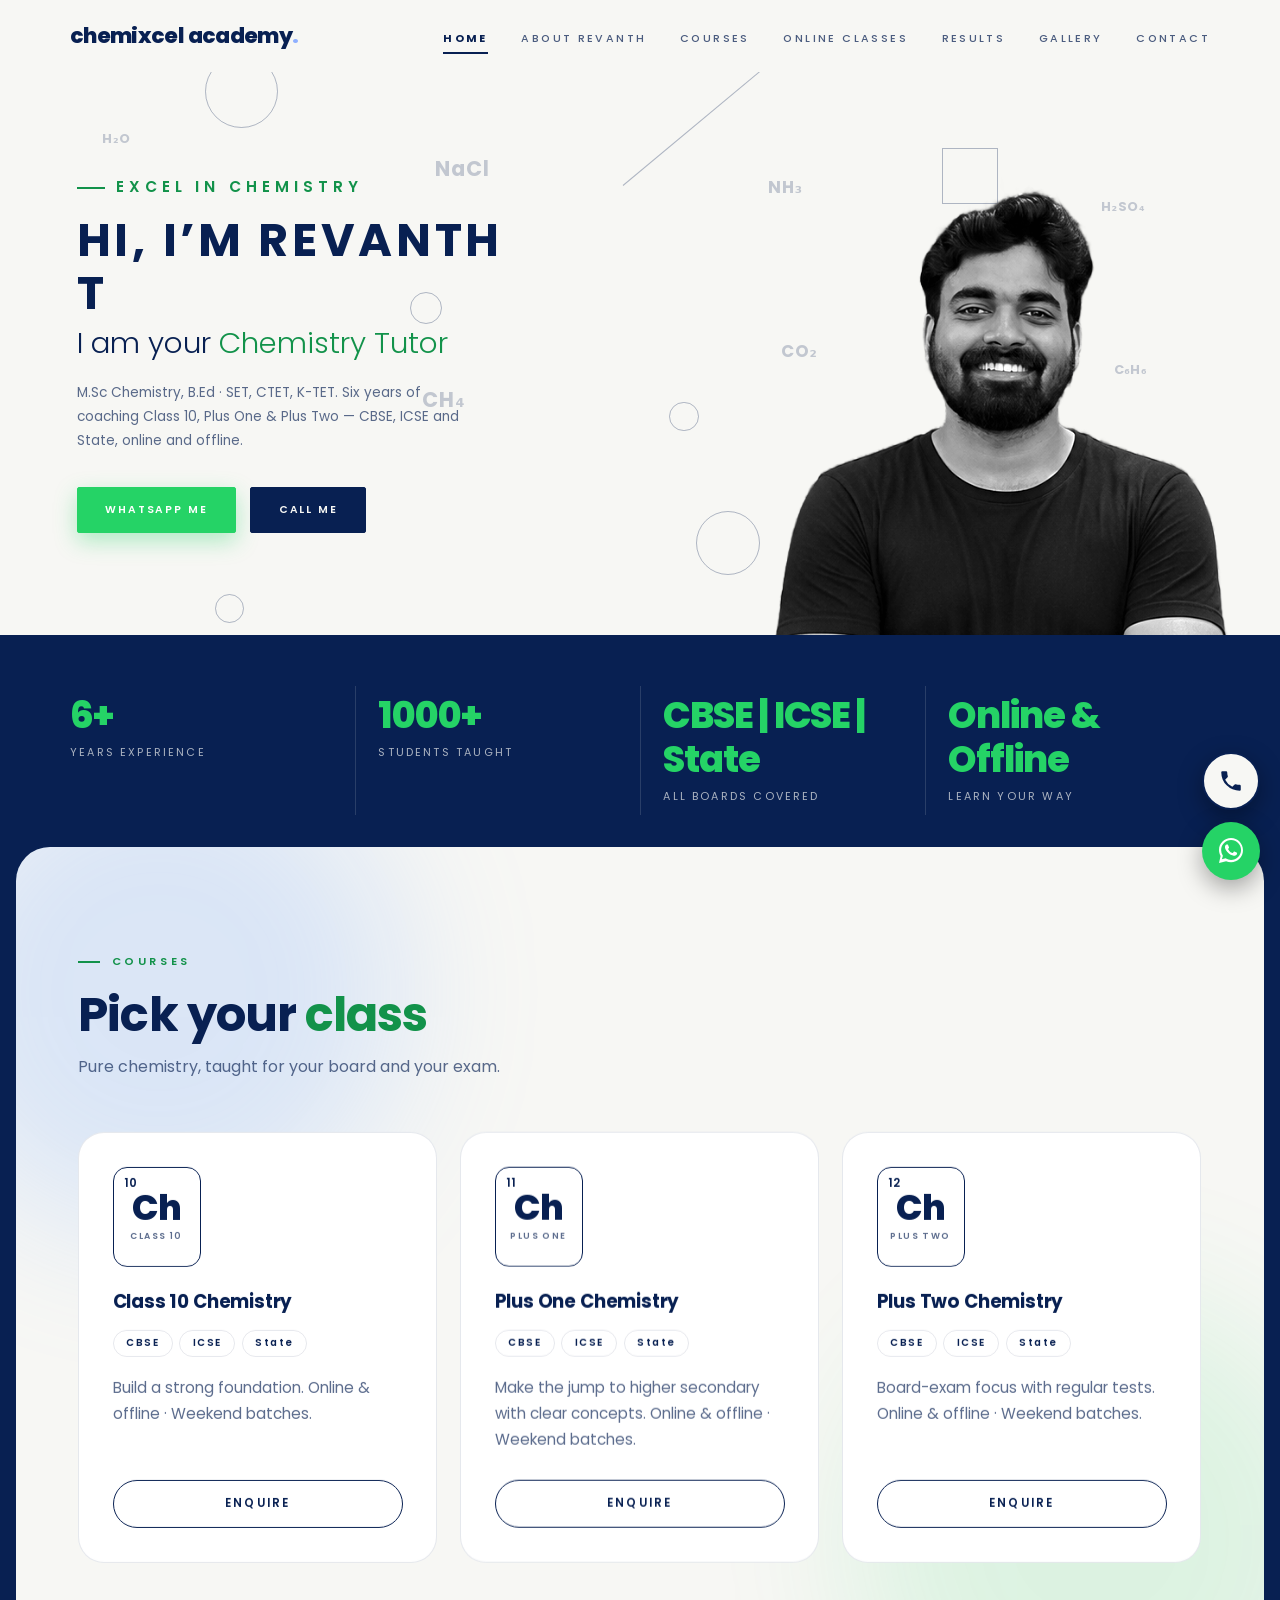
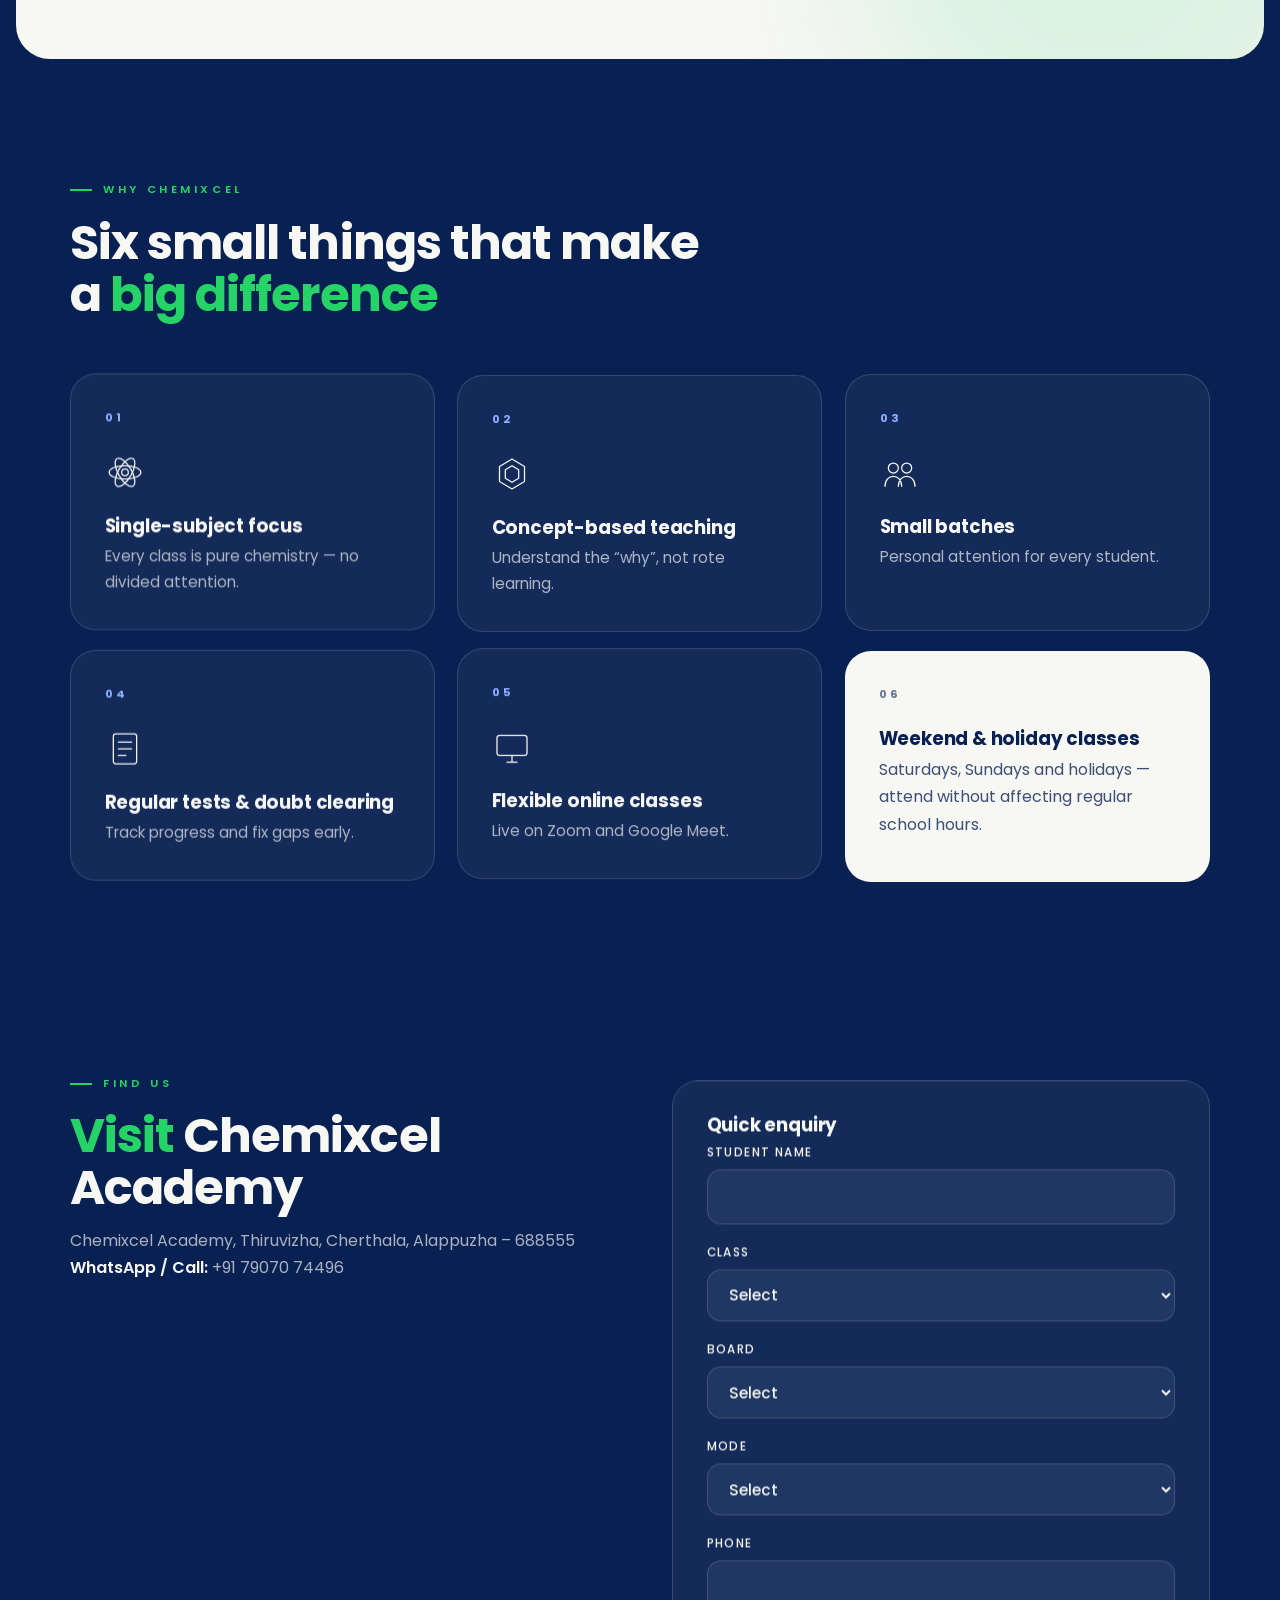
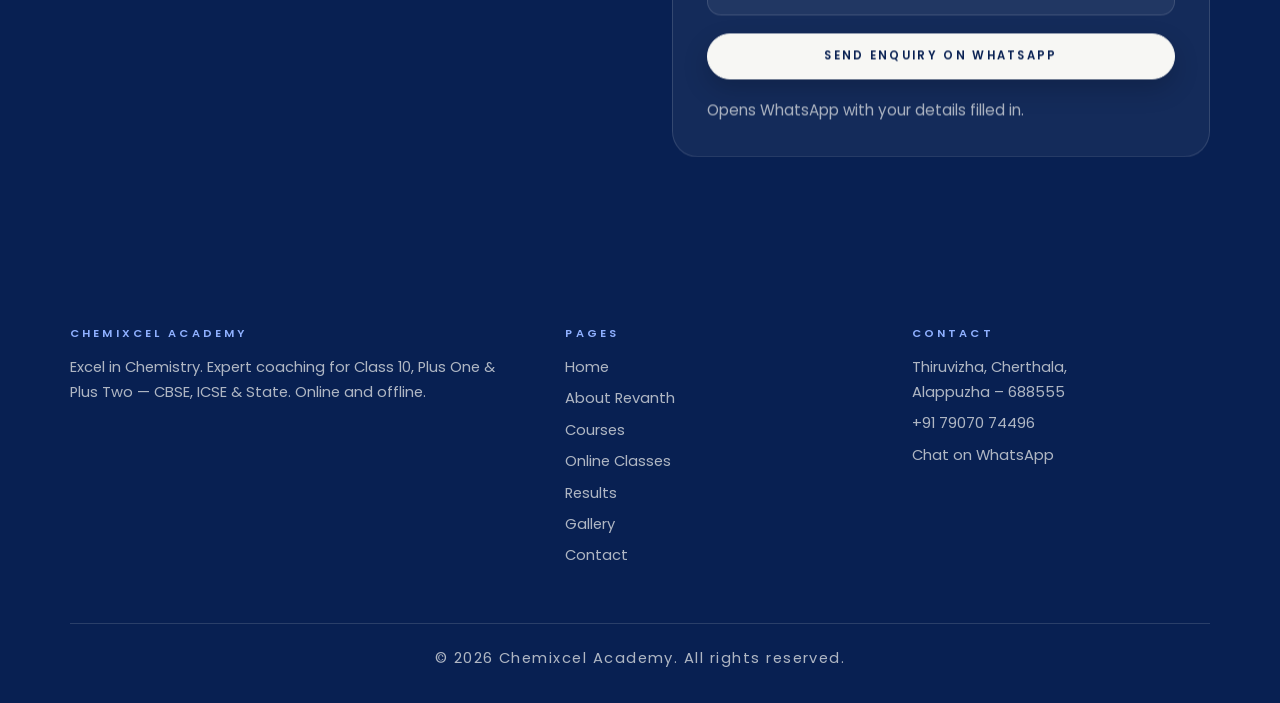
<file: index.html>
<!DOCTYPE html>
<html lang="en">
<head>
<meta charset="UTF-8">
<meta name="viewport" content="width=device-width, initial-scale=1">
<title>Chemixcel Academy — Excel in Chemistry | Class 10, Plus One &amp; Plus Two, Cherthala</title>
<meta name="description" content="Expert chemistry coaching for Class 10, Plus One and Plus Two (CBSE, ICSE, State) in Cherthala, Alappuzha — online and offline. Book a free demo class.">
<link rel="stylesheet" href="css/style.css">
</head>
<body class="home">

<section class="hero">
  <span class="deco d-c1" aria-hidden="true"></span>
  <span class="deco d-line" aria-hidden="true"></span>
  <span class="deco d-sq" aria-hidden="true"></span>
  <span class="deco d-c2" aria-hidden="true"></span>
  <span class="deco d-c3" aria-hidden="true"></span>
  <span class="deco d-c4" aria-hidden="true"></span>
  <span class="deco d-c5" aria-hidden="true"></span>
  <div class="hero-grid">
    <div class="hero-copy">
      <p class="tagline-plain">Excel in Chemistry</p>
      <h1>Hi, I&rsquo;m Revanth T</h1>
      <h2 class="hero-sub">I am your <span class="gtxt">Chemistry Tutor</span></h2>
      <p class="lead">M.Sc Chemistry, B.Ed &middot; SET, CTET, K-TET. Six years of coaching Class 10, Plus One &amp; Plus Two &mdash; CBSE, ICSE and State, online and offline.</p>
      <div class="btn-row">
        <a class="btn btn-sq btn-primary" id="hero-wa" href="https://wa.me/917907074496?text=Hello%20Chemixcel%20Academy%2C%20I%20would%20like%20to%20enquire%20about%20chemistry%20classes." target="_blank" rel="noopener">WhatsApp me</a>
        <a class="btn btn-sq btn-call" href="tel:+917907074496">Call me</a>
      </div>
    </div>
  </div>
  <div class="hero-photo"><img src="img/revanth-cutout.png" alt="Revanth T, chemistry tutor at Chemixcel Academy"></div>
</section>

<div class="stats"><div class="container"><ul>
  <li><strong>6+</strong><span>Years Experience</span></li>
  <li><strong>1000+</strong><span>Students Taught</span></li>
  <li><strong>CBSE | ICSE | State</strong><span>All boards covered</span></li>
  <li><strong>Online &amp; Offline</strong><span>Learn your way</span></li>
</ul></div></div>

<section class="alt" id="courses">
  <div class="container">
    <div class="section-head"><p class="eyebrow">Courses</p><h2 data-green="2">Pick your class</h2><p>Pure chemistry, taught for your board and your exam.</p></div>
    <div class="grid g3">
      <article class="card course">
        <div class="element"><span class="num">10</span><span class="sym">Ch</span><span class="nm">Class 10</span></div>
        <h3>Class 10 Chemistry</h3>
        <div class="tags"><span class="tag">CBSE</span><span class="tag">ICSE</span><span class="tag">State</span></div>
        <p>Build a strong foundation. Online &amp; offline · Weekend batches.</p><br>
        <a class="btn btn-outline" href="contact.html?class=Class%2010#demo">Enquire</a>
      </article>
      <article class="card course">
        <div class="element"><span class="num">11</span><span class="sym">Ch</span><span class="nm">Plus One</span></div>
        <h3>Plus One Chemistry</h3>
        <div class="tags"><span class="tag">CBSE</span><span class="tag">ICSE</span><span class="tag">State</span></div>
        <p>Make the jump to higher secondary with clear concepts. Online &amp; offline · Weekend batches.</p><br>
        <a class="btn btn-outline" href="contact.html?class=Plus%20One#demo">Enquire</a>
      </article>
      <article class="card course">
        <div class="element"><span class="num">12</span><span class="sym">Ch</span><span class="nm">Plus Two</span></div>
        <h3>Plus Two Chemistry</h3>
        <div class="tags"><span class="tag">CBSE</span><span class="tag">ICSE</span><span class="tag">State</span></div>
        <p>Board-exam focus with regular tests. Online &amp; offline · Weekend batches.</p><br>
        <a class="btn btn-outline" href="contact.html?class=Plus%20Two#demo">Enquire</a>
      </article>
    </div>
  </div>
</section>

<section>
  <div class="container">
    <div class="section-head"><p class="eyebrow">Why Chemixcel</p><h2 data-green="6,7">Six small things that make a big difference</h2></div>
    <div class="grid g3">
      <div class="card feature"><span class="no">01</span><svg class="icon" viewBox="0 0 48 48"><circle cx="24" cy="24" r="4"/><ellipse cx="24" cy="24" rx="19" ry="8"/><ellipse cx="24" cy="24" rx="19" ry="8" transform="rotate(60 24 24)"/><ellipse cx="24" cy="24" rx="19" ry="8" transform="rotate(120 24 24)"/></svg><h3>Single-subject focus</h3><p>Every class is pure chemistry — no divided attention.</p></div>
      <div class="card feature"><span class="no">02</span><svg class="icon" viewBox="0 0 48 48"><path d="M24 6l15 9v18l-15 9-15-9V15z"/><path d="M24 14l8 5v10l-8 5-8-5V19z"/></svg><h3>Concept-based teaching</h3><p>Understand the “why”, not rote learning.</p></div>
      <div class="card feature"><span class="no">03</span><svg class="icon" viewBox="0 0 48 48"><circle cx="16" cy="18" r="6"/><circle cx="32" cy="18" r="6"/><path d="M6 40c0-8 5-12 10-12s10 4 10 12M22 40c0-8 5-12 10-12s10 4 10 12"/></svg><h3>Small batches</h3><p>Personal attention for every student.</p></div>
      <div class="card feature"><span class="no">04</span><svg class="icon" viewBox="0 0 48 48"><rect x="10" y="6" width="28" height="36" rx="3"/><path d="M16 16h16M16 24h16M16 32h9"/></svg><h3>Regular tests &amp; doubt clearing</h3><p>Track progress and fix gaps early.</p></div>
      <div class="card feature"><span class="no">05</span><svg class="icon" viewBox="0 0 48 48"><rect x="6" y="10" width="36" height="24" rx="3"/><path d="M18 42h12M24 34v8"/></svg><h3>Flexible online classes</h3><p>Live on Zoom and Google Meet.</p></div>
      <div class="highlight feature"><span class="no">06</span><h3>Weekend &amp; holiday classes</h3><p>Saturdays, Sundays and holidays — attend without affecting regular school hours.</p></div>
    </div>
  </div>
</section>

<section>
  <div class="container two-col" style="align-items:start">
    <div>
      <p class="eyebrow">Find us</p>
      <h2><span class="gtxt">Visit</span> Chemixcel Academy</h2>
      <p>Chemixcel Academy, Thiruvizha, Cherthala, Alappuzha – 688555</p>
      <p><strong>WhatsApp / Call:</strong> <a href="tel:+917907074496">+91 79070 74496</a></p><br>
      <iframe class="map" title="Map of Thiruvizha, Cherthala" loading="lazy" src="https://www.google.com/maps?q=Thiruvizha%2C+Cherthala%2C+Alappuzha+688555&amp;output=embed"></iframe>
    </div>
    <div class="card">
      <h3>Quick enquiry</h3>
      <form class="enquiry">
        <label>Student name<input name="name" required></label>
        <label>Class<select name="cls" required><option value="">Select</option><option>Class 10</option><option>Plus One</option><option>Plus Two</option></select></label>
        <label>Board<select name="board" required><option value="">Select</option><option>CBSE</option><option>ICSE</option><option>State</option></select></label>
        <label>Mode<select name="mode" required><option value="">Select</option><option>Online</option><option>Offline</option></select></label>
        <label>Phone<input name="phone" type="tel" required pattern="[0-9+ ]{10,15}"></label>
        <button class="btn btn-primary" type="submit">Send enquiry on WhatsApp</button>
        <p class="form-note">Opens WhatsApp with your details filled in.</p>
      </form>
    </div>
  </div>
</section>

<script src="js/main.js"></script>
</body>
</html>
</file>
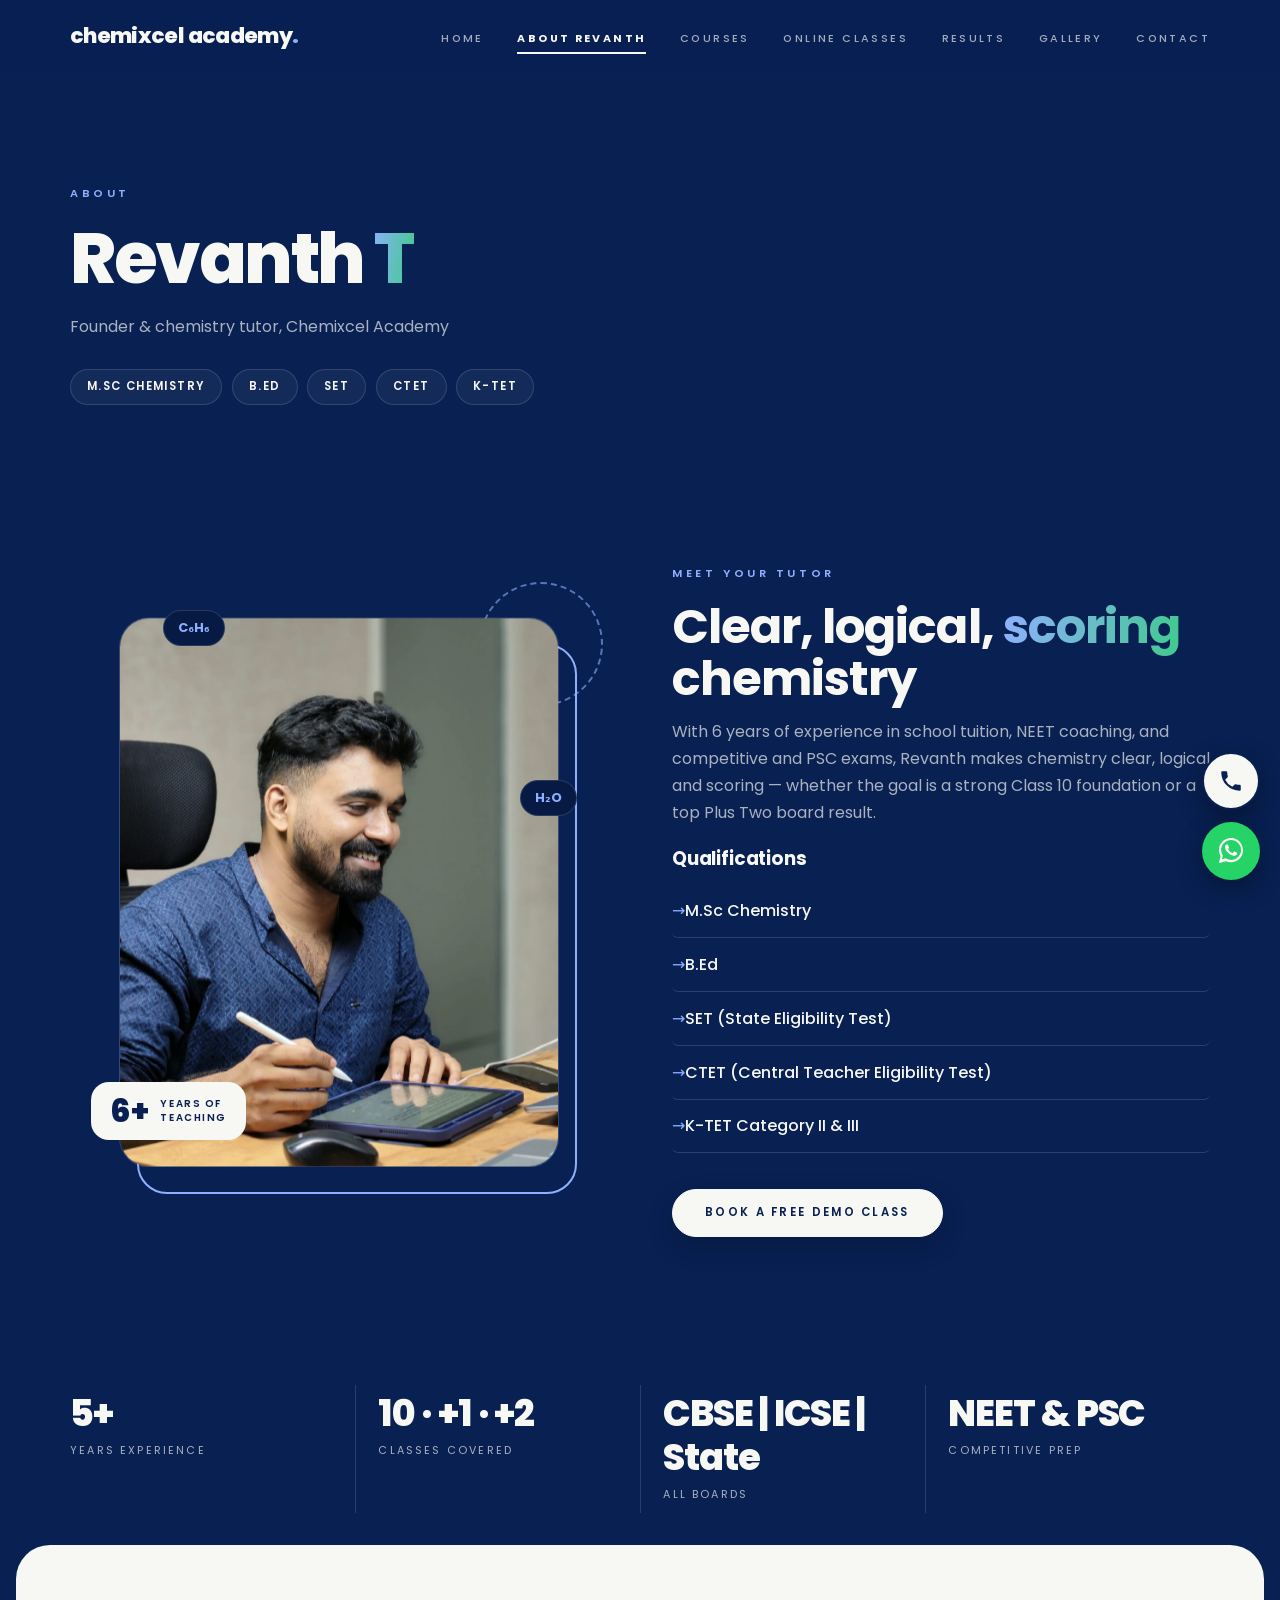
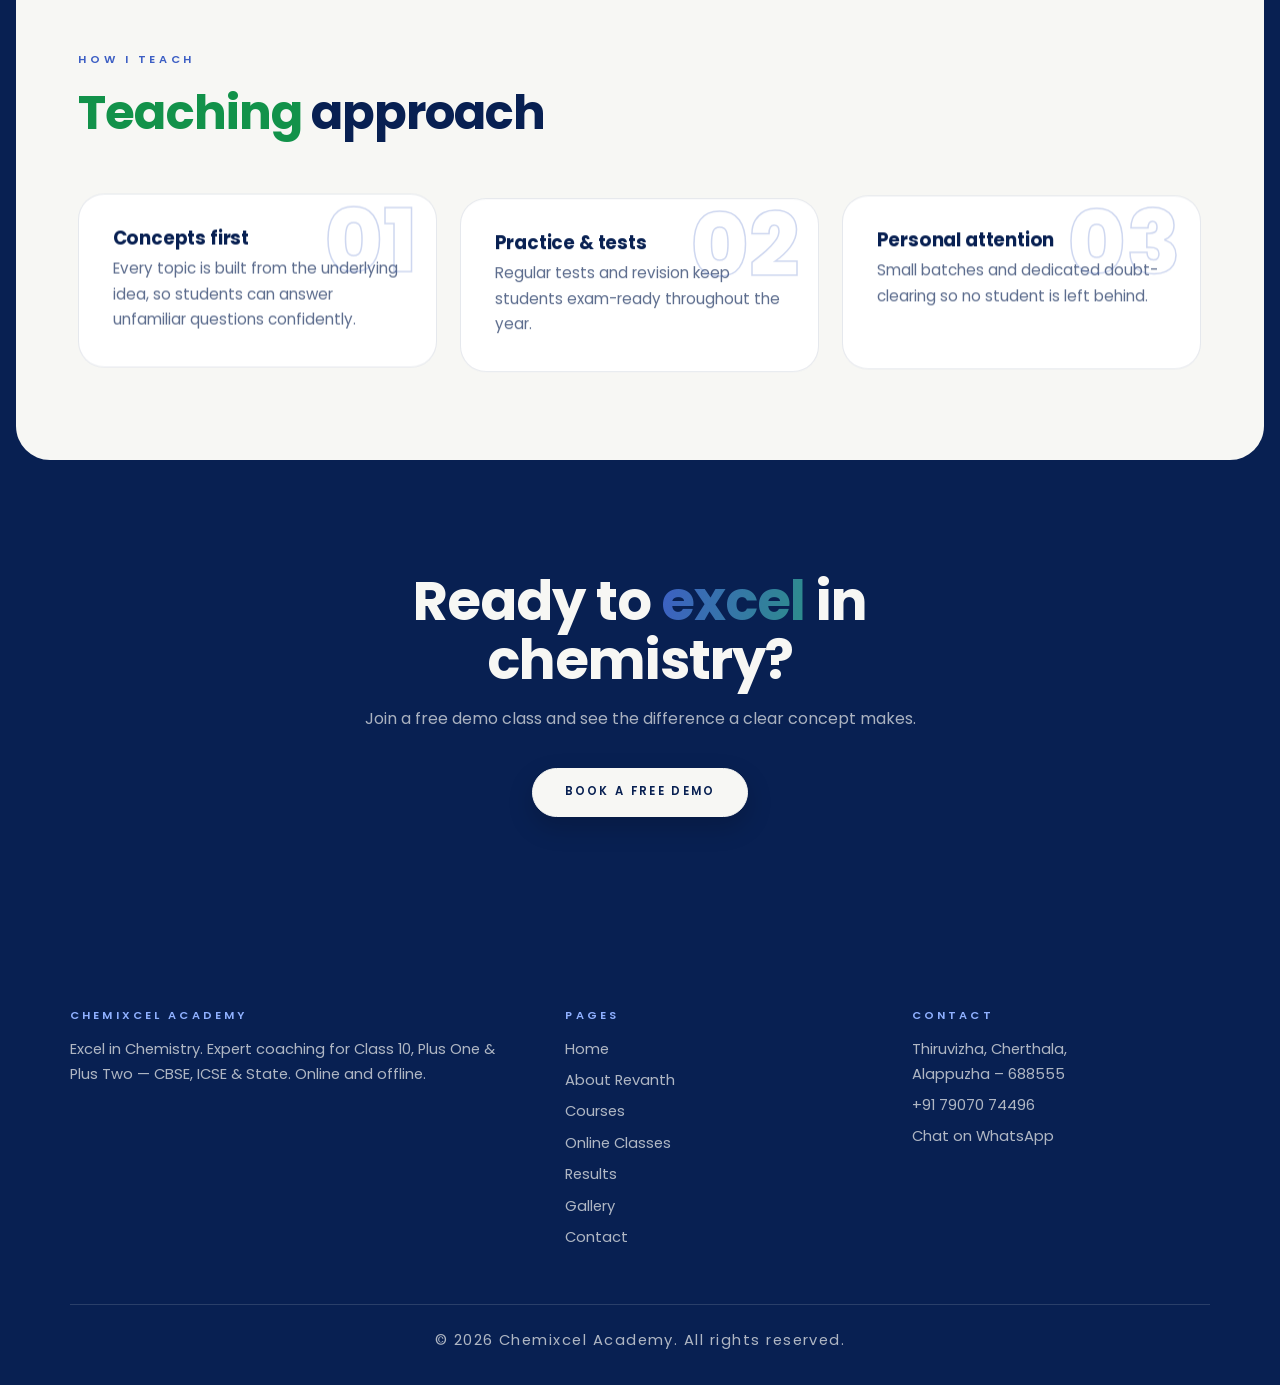
<file: about.html>
﻿<!DOCTYPE html>
<html lang="en">
<head>
<meta charset="UTF-8">
<meta name="viewport" content="width=device-width, initial-scale=1">
<title>About Revanth T — Chemixcel Academy</title>
<meta name="description" content="Revanth T, M.Sc Chemistry, B.Ed, SET, CTET, K-TET qualified chemistry tutor with 6 years of experience in Cherthala, Alappuzha.">
<link rel="stylesheet" href="css/style.css">
</head>
<body class="about">
<div class="banner about-banner">
  <div class="container"><p class="eyebrow">About</p><h1>Revanth <span class="grad">T</span></h1><p>Founder &amp; chemistry tutor, Chemixcel Academy</p>
  <div class="chips"><span>M.Sc Chemistry</span><span>B.Ed</span><span>SET</span><span>CTET</span><span>K-TET</span></div></div>
</div>

<section>
  <div class="container two-col">
    <div class="portrait-wrap">
      <span class="frame" aria-hidden="true"></span>
      <div class="portrait"><img src="img/revanth.jpg" alt="Revanth T, chemistry tutor at Chemixcel Academy"></div>
      <div class="badge-float"><strong>6+</strong><span>Years of<br>teaching</span></div>
      <span class="formula-tag t1" aria-hidden="true">H₂O</span><span class="formula-tag t2" aria-hidden="true">C₆H₆</span>
    </div>
    <div>
      <p class="eyebrow">Meet your tutor</p>
      <h2>Clear, logical, <span class="grad">scoring</span> chemistry</h2>
      <p>With 6 years of experience in school tuition, NEET coaching, and competitive and PSC exams, Revanth makes chemistry clear, logical and scoring — whether the goal is a strong Class 10 foundation or a top Plus Two board result.</p>
      <h3 style="margin-top:1.4rem">Qualifications</h3>
      <ul class="quals">
        <li>M.Sc Chemistry</li>
        <li>B.Ed</li>
        <li>SET (State Eligibility Test)</li>
        <li>CTET (Central Teacher Eligibility Test)</li>
        <li>K-TET Category II &amp; III</li>
      </ul>
      <div class="btn-row"><a class="btn btn-primary" href="contact.html#demo">Book a Free Demo Class</a></div>
    </div>
  </div>
</section>

<div class="stats about-stats"><div class="container"><ul>
  <li><strong>6+</strong><span>Years Experience</span></li>
  <li><strong>10 &middot; +1 &middot; +2</strong><span>Classes covered</span></li>
  <li><strong>CBSE | ICSE | State</strong><span>All boards</span></li>
  <li><strong>NEET &amp; PSC</strong><span>Competitive prep</span></li>
</ul></div></div>

<section class="alt">
  <div class="container">
    <div class="section-head"><p class="eyebrow">How I teach</p><h2>Teaching approach</h2></div>
    <div class="grid g3">
      <div class="card num-card" data-n="01"><h3>Concepts first</h3><p>Every topic is built from the underlying idea, so students can answer unfamiliar questions confidently.</p></div>
      <div class="card num-card" data-n="02"><h3>Practice &amp; tests</h3><p>Regular tests and revision keep students exam-ready throughout the year.</p></div>
      <div class="card num-card" data-n="03"><h3>Personal attention</h3><p>Small batches and dedicated doubt-clearing so no student is left behind.</p></div>
    </div>
  </div>
</section>

<section class="about-cta">
  <div class="container"><h2>Ready to <span class="grad">excel</span> in chemistry?</h2>
  <p>Join a free demo class and see the difference a clear concept makes.</p>
  <div class="btn-row"><a class="btn btn-primary" href="contact.html#demo">Book a Free Demo</a></div></div>
</section>
<script src="js/main.js"></script>
</body>
</html>
</file>
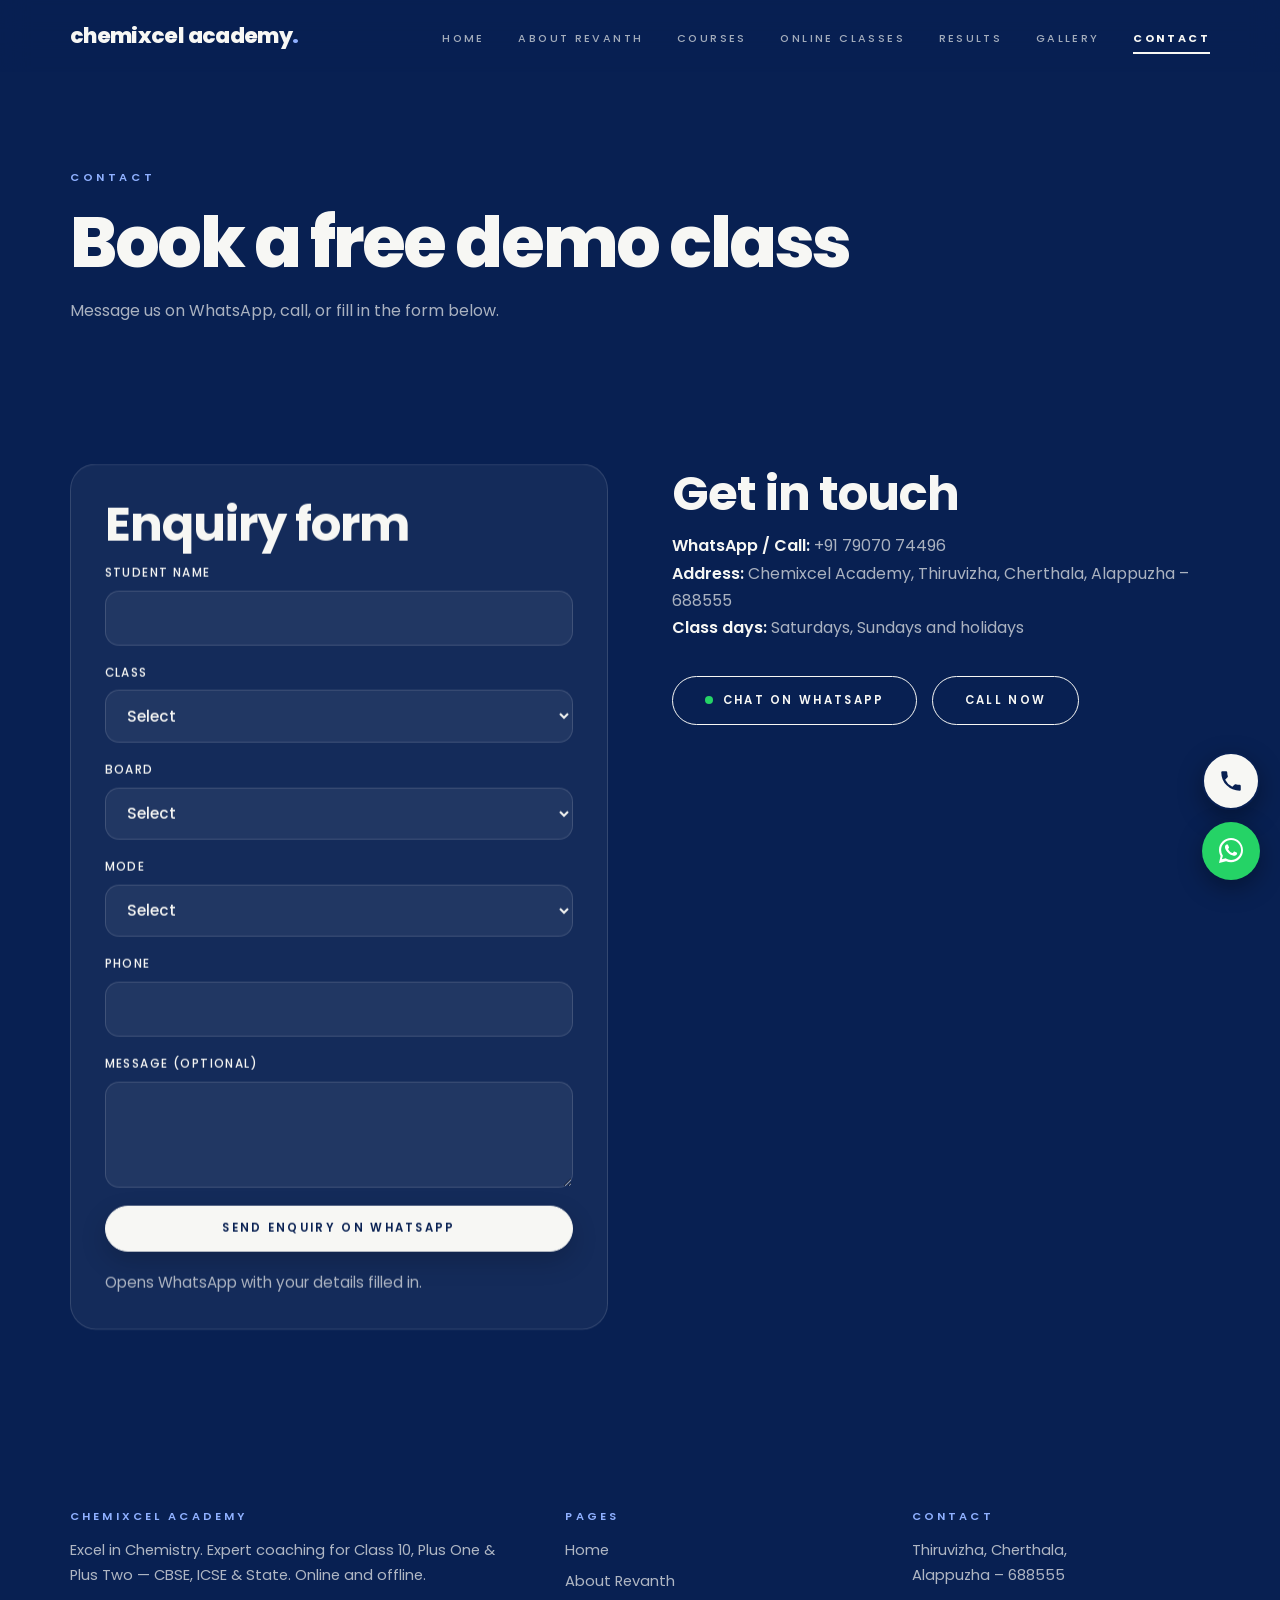
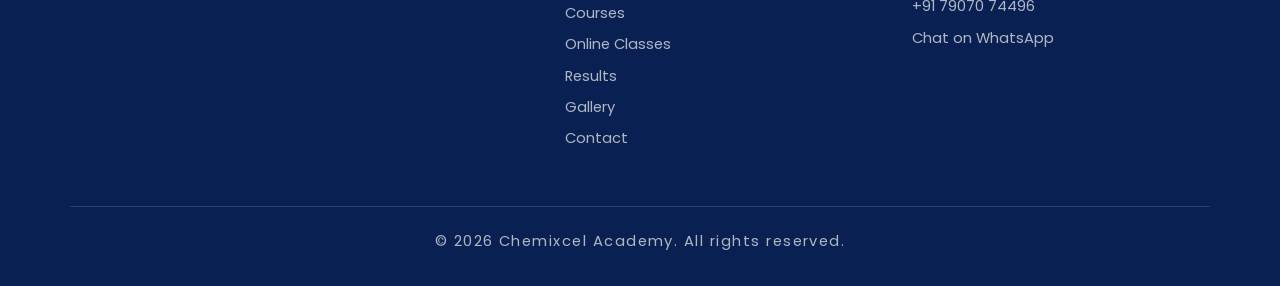
<file: contact.html>
<!DOCTYPE html>
<html lang="en">
<head>
<meta charset="UTF-8">
<meta name="viewport" content="width=device-width, initial-scale=1">
<title>Contact &amp; Free Demo — Chemixcel Academy</title>
<meta name="description" content="Contact Chemixcel Academy, Thiruvizha, Cherthala. WhatsApp or call +91 79070 74496 to book a free demo chemistry class.">
<link rel="stylesheet" href="css/style.css">
</head>
<body>
<div class="banner"><div class="container"><p class="eyebrow">Contact</p><h1>Book a free demo class</h1><p>Message us on WhatsApp, call, or fill in the form below.</p></div></div>

<section id="demo">
  <div class="container two-col" style="align-items:start">
    <div class="card">
      <h2>Enquiry form</h2>
      <form class="enquiry">
        <label>Student name<input name="name" required></label>
        <label>Class<select name="cls" required><option value="">Select</option><option>Class 10</option><option>Plus One</option><option>Plus Two</option></select></label>
        <label>Board<select name="board" required><option value="">Select</option><option>CBSE</option><option>ICSE</option><option>State</option></select></label>
        <label>Mode<select name="mode" required><option value="">Select</option><option>Online</option><option>Offline</option></select></label>
        <label>Phone<input name="phone" type="tel" required pattern="[0-9+ ]{10,15}"></label>
        <label>Message (optional)<textarea name="message" rows="3"></textarea></label>
        <button class="btn btn-primary" type="submit">Send enquiry on WhatsApp</button>
        <p class="form-note">Opens WhatsApp with your details filled in.</p>
      </form>
    </div>
    <div>
      <h2>Get in touch</h2>
      <p><strong>WhatsApp / Call:</strong> <a href="tel:+917907074496">+91 79070 74496</a></p>
      <p><strong>Address:</strong> Chemixcel Academy, Thiruvizha, Cherthala, Alappuzha – 688555</p>
      <p><strong>Class days:</strong> Saturdays, Sundays and holidays</p>
      <div class="btn-row"><a class="btn btn-wa" href="https://wa.me/917907074496" target="_blank" rel="noopener">Chat on WhatsApp</a><a class="btn btn-outline" href="tel:+917907074496">Call now</a></div><br>
      <iframe class="map" title="Map of Thiruvizha, Cherthala" loading="lazy" src="https://www.google.com/maps?q=Thiruvizha%2C+Cherthala%2C+Alappuzha+688555&amp;output=embed"></iframe>
    </div>
  </div>
</section>
<script src="js/main.js"></script>
</body>
</html>
</file>
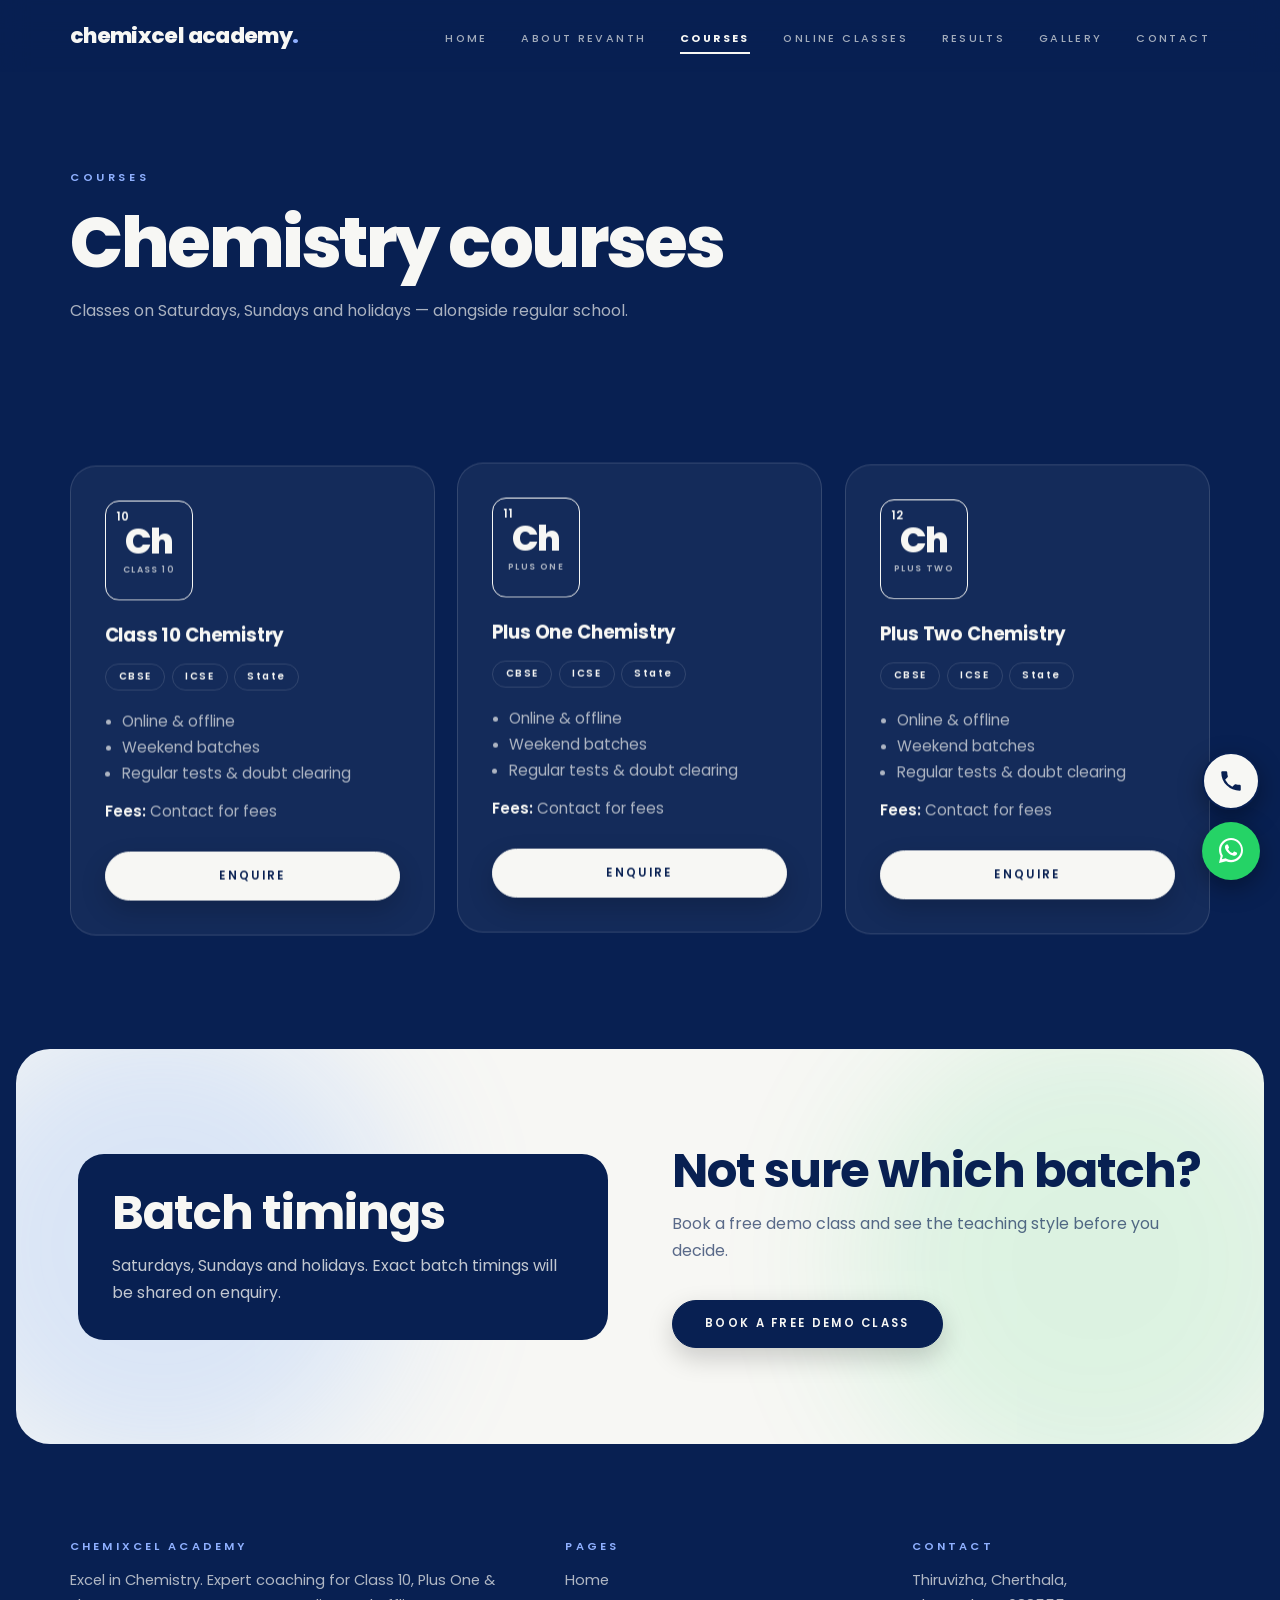
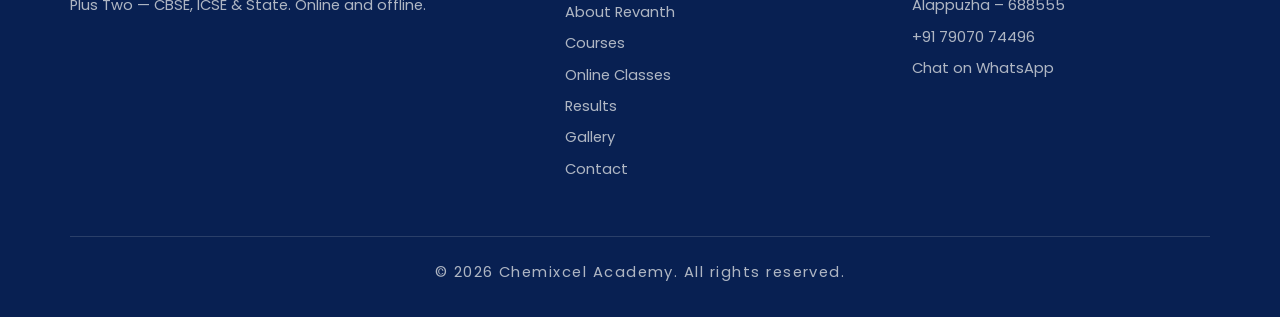
<file: courses.html>
<!DOCTYPE html>
<html lang="en">
<head>
<meta charset="UTF-8">
<meta name="viewport" content="width=device-width, initial-scale=1">
<title>Courses — Chemixcel Academy</title>
<meta name="description" content="Class 10, Plus One and Plus Two chemistry courses for CBSE, ICSE and State boards. Weekend batches, online and offline.">
<link rel="stylesheet" href="css/style.css">
</head>
<body>
<div class="banner"><div class="container"><p class="eyebrow">Courses</p><h1>Chemistry courses</h1><p>Classes on Saturdays, Sundays and holidays — alongside regular school.</p></div></div>

<section>
  <div class="container grid g3">
    <article class="card course">
      <div class="element"><span class="num">10</span><span class="sym">Ch</span><span class="nm">Class 10</span></div>
      <h3>Class 10 Chemistry</h3>
      <div class="tags"><span class="tag">CBSE</span><span class="tag">ICSE</span><span class="tag">State</span></div>
      <ul><li>Online &amp; offline</li><li>Weekend batches</li><li>Regular tests &amp; doubt clearing</li></ul>
      <p><strong>Fees:</strong> Contact for fees</p><br>
      <a class="btn btn-primary" href="contact.html?class=Class%2010#demo">Enquire</a>
    </article>
    <article class="card course">
      <div class="element"><span class="num">11</span><span class="sym">Ch</span><span class="nm">Plus One</span></div>
      <h3>Plus One Chemistry</h3>
      <div class="tags"><span class="tag">CBSE</span><span class="tag">ICSE</span><span class="tag">State</span></div>
      <ul><li>Online &amp; offline</li><li>Weekend batches</li><li>Regular tests &amp; doubt clearing</li></ul>
      <p><strong>Fees:</strong> Contact for fees</p><br>
      <a class="btn btn-primary" href="contact.html?class=Plus%20One#demo">Enquire</a>
    </article>
    <article class="card course">
      <div class="element"><span class="num">12</span><span class="sym">Ch</span><span class="nm">Plus Two</span></div>
      <h3>Plus Two Chemistry</h3>
      <div class="tags"><span class="tag">CBSE</span><span class="tag">ICSE</span><span class="tag">State</span></div>
      <ul><li>Online &amp; offline</li><li>Weekend batches</li><li>Regular tests &amp; doubt clearing</li></ul>
      <p><strong>Fees:</strong> Contact for fees</p><br>
      <a class="btn btn-primary" href="contact.html?class=Plus%20Two#demo">Enquire</a>
    </article>
  </div>
</section>

<section class="alt">
  <div class="container two-col">
    <div class="highlight"><h2>Batch timings</h2><p>Saturdays, Sundays and holidays. Exact batch timings will be shared on enquiry.</p></div>
    <div><h2>Not sure which batch?</h2><p>Book a free demo class and see the teaching style before you decide.</p>
    <div class="btn-row"><a class="btn btn-primary" href="contact.html#demo">Book a Free Demo Class</a></div></div>
  </div>
</section>
<script src="js/main.js"></script>
</body>
</html>
</file>
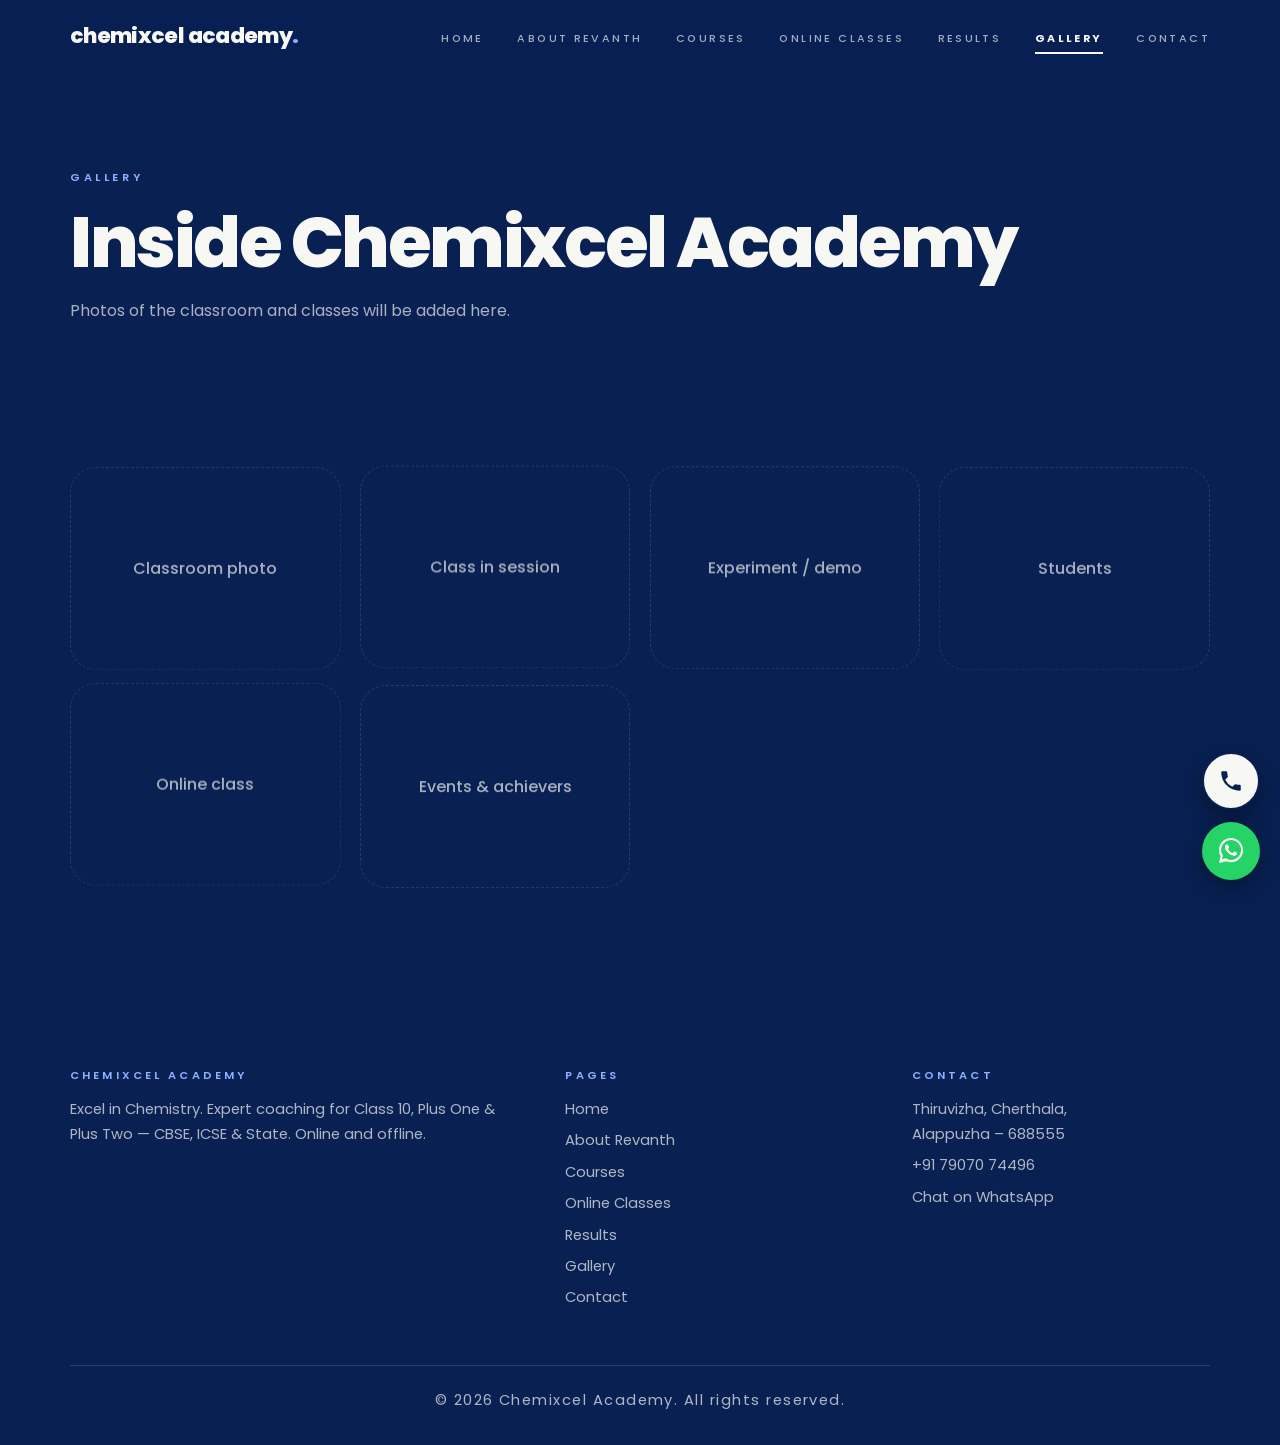
<file: gallery.html>
<!DOCTYPE html>
<html lang="en">
<head>
<meta charset="UTF-8">
<meta name="viewport" content="width=device-width, initial-scale=1">
<title>Gallery — Chemixcel Academy</title>
<meta name="description" content="Photos of classes and the classroom at Chemixcel Academy, Cherthala.">
<link rel="stylesheet" href="css/style.css">
</head>
<body>
<div class="banner"><div class="container"><p class="eyebrow">Gallery</p><h1>Inside Chemixcel Academy</h1><p>Photos of the classroom and classes will be added here.</p></div></div>
<section>
  <div class="container gallery">
    <div class="ph">Classroom photo</div><div class="ph">Class in session</div><div class="ph">Experiment / demo</div>
    <div class="ph">Students</div><div class="ph">Online class</div><div class="ph">Events &amp; achievers</div>
  </div>
</section>
<script src="js/main.js"></script>
</body>
</html>
</file>
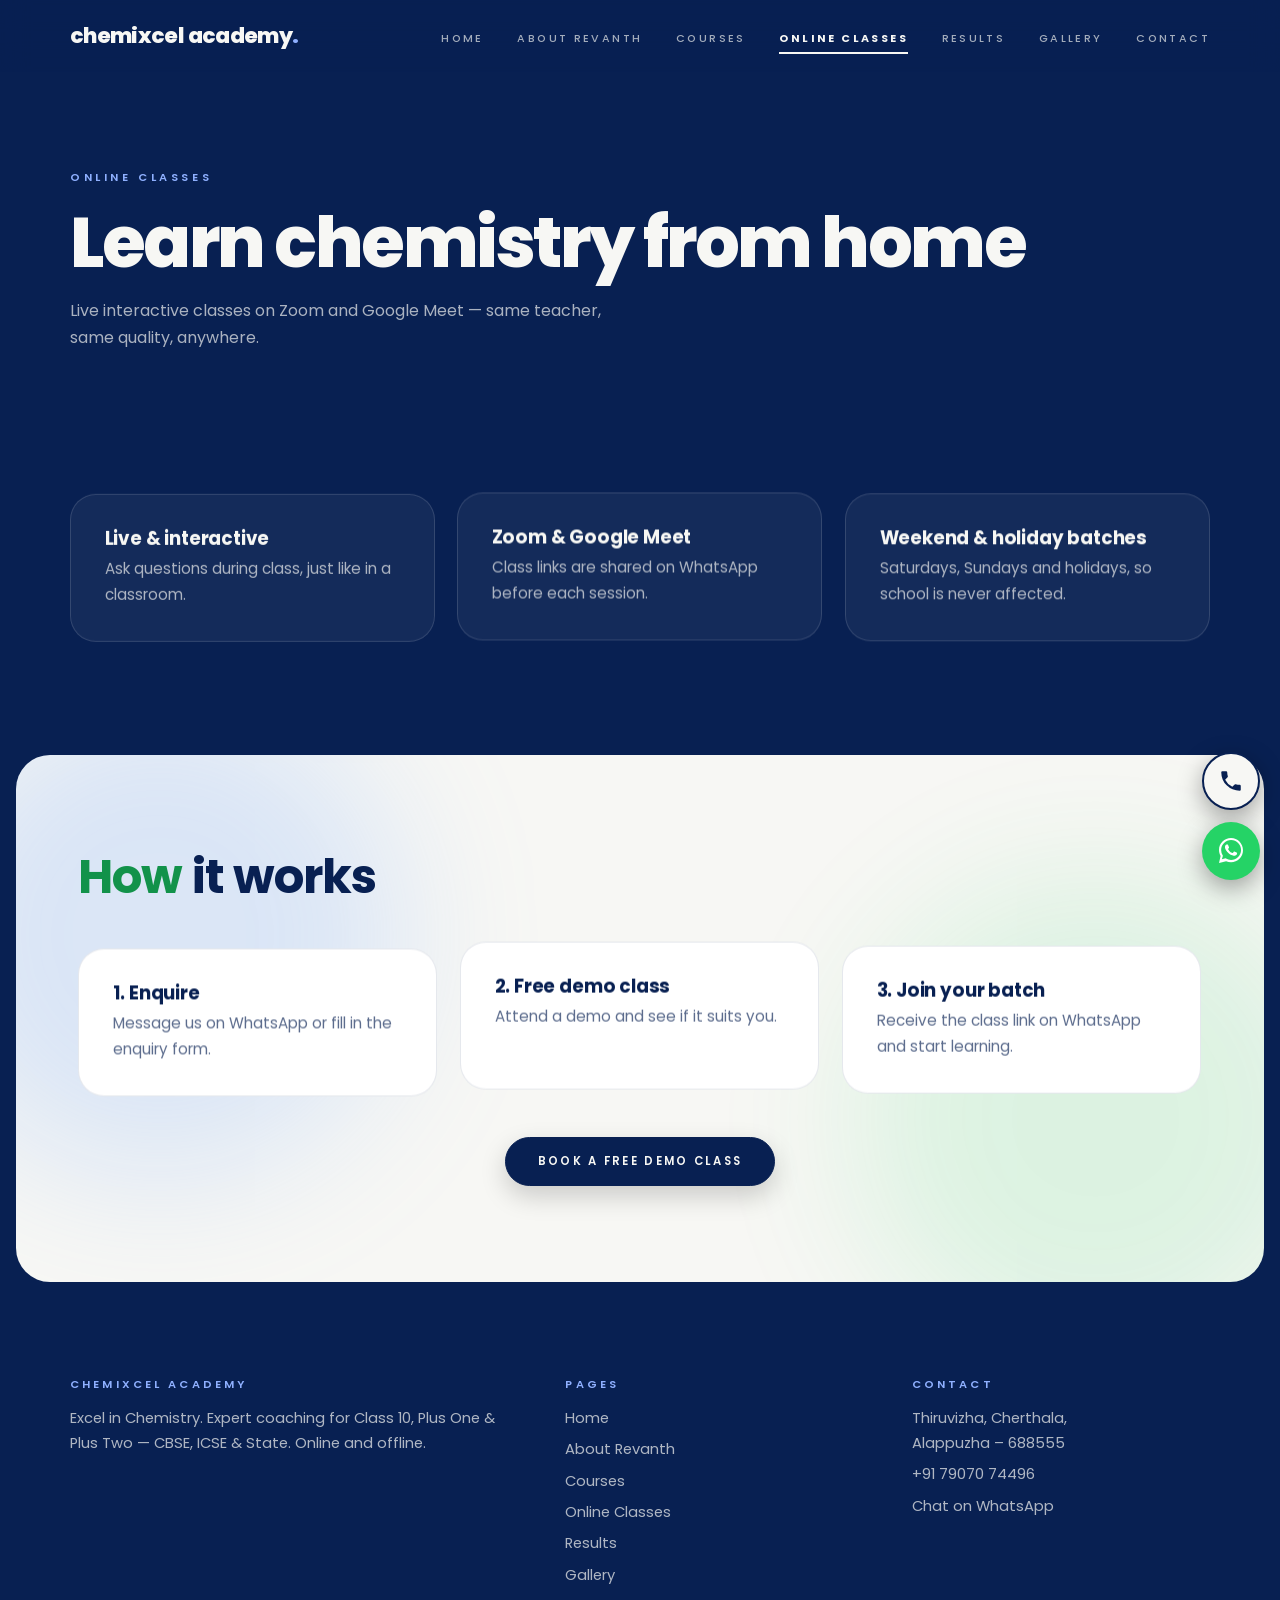
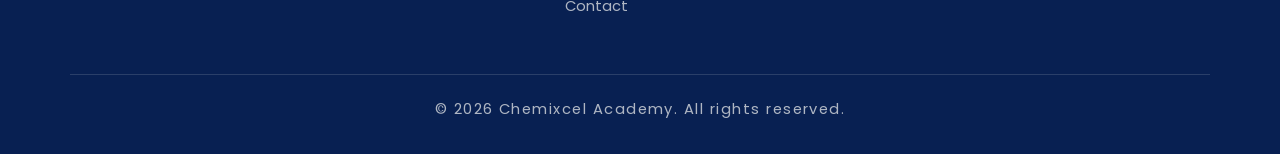
<file: online.html>
<!DOCTYPE html>
<html lang="en">
<head>
<meta charset="UTF-8">
<meta name="viewport" content="width=device-width, initial-scale=1">
<title>Online Chemistry Classes — Chemixcel Academy</title>
<meta name="description" content="Live online chemistry classes for Class 10, Plus One and Plus Two via Zoom and Google Meet, from anywhere in Kerala.">
<link rel="stylesheet" href="css/style.css">
</head>
<body>
<div class="banner"><div class="container"><p class="eyebrow">Online classes</p><h1>Learn chemistry from home</h1><p>Live interactive classes on Zoom and Google Meet — same teacher, same quality, anywhere.</p></div></div>

<section>
  <div class="container grid g3">
    <div class="card"><h3>Live &amp; interactive</h3><p>Ask questions during class, just like in a classroom.</p></div>
    <div class="card"><h3>Zoom &amp; Google Meet</h3><p>Class links are shared on WhatsApp before each session.</p></div>
    <div class="card"><h3>Weekend &amp; holiday batches</h3><p>Saturdays, Sundays and holidays, so school is never affected.</p></div>
  </div>
</section>

<section class="alt">
  <div class="container">
    <div class="section-head"><h2>How it works</h2></div>
    <div class="grid g3">
      <div class="card"><h3>1. Enquire</h3><p>Message us on WhatsApp or fill in the enquiry form.</p></div>
      <div class="card"><h3>2. Free demo class</h3><p>Attend a demo and see if it suits you.</p></div>
      <div class="card"><h3>3. Join your batch</h3><p>Receive the class link on WhatsApp and start learning.</p></div>
    </div>
    <div class="btn-row" style="justify-content:center"><a class="btn btn-primary" href="contact.html?mode=Online#demo">Book a Free Demo Class</a></div>
  </div>
</section>
<script src="js/main.js"></script>
</body>
</html>
</file>
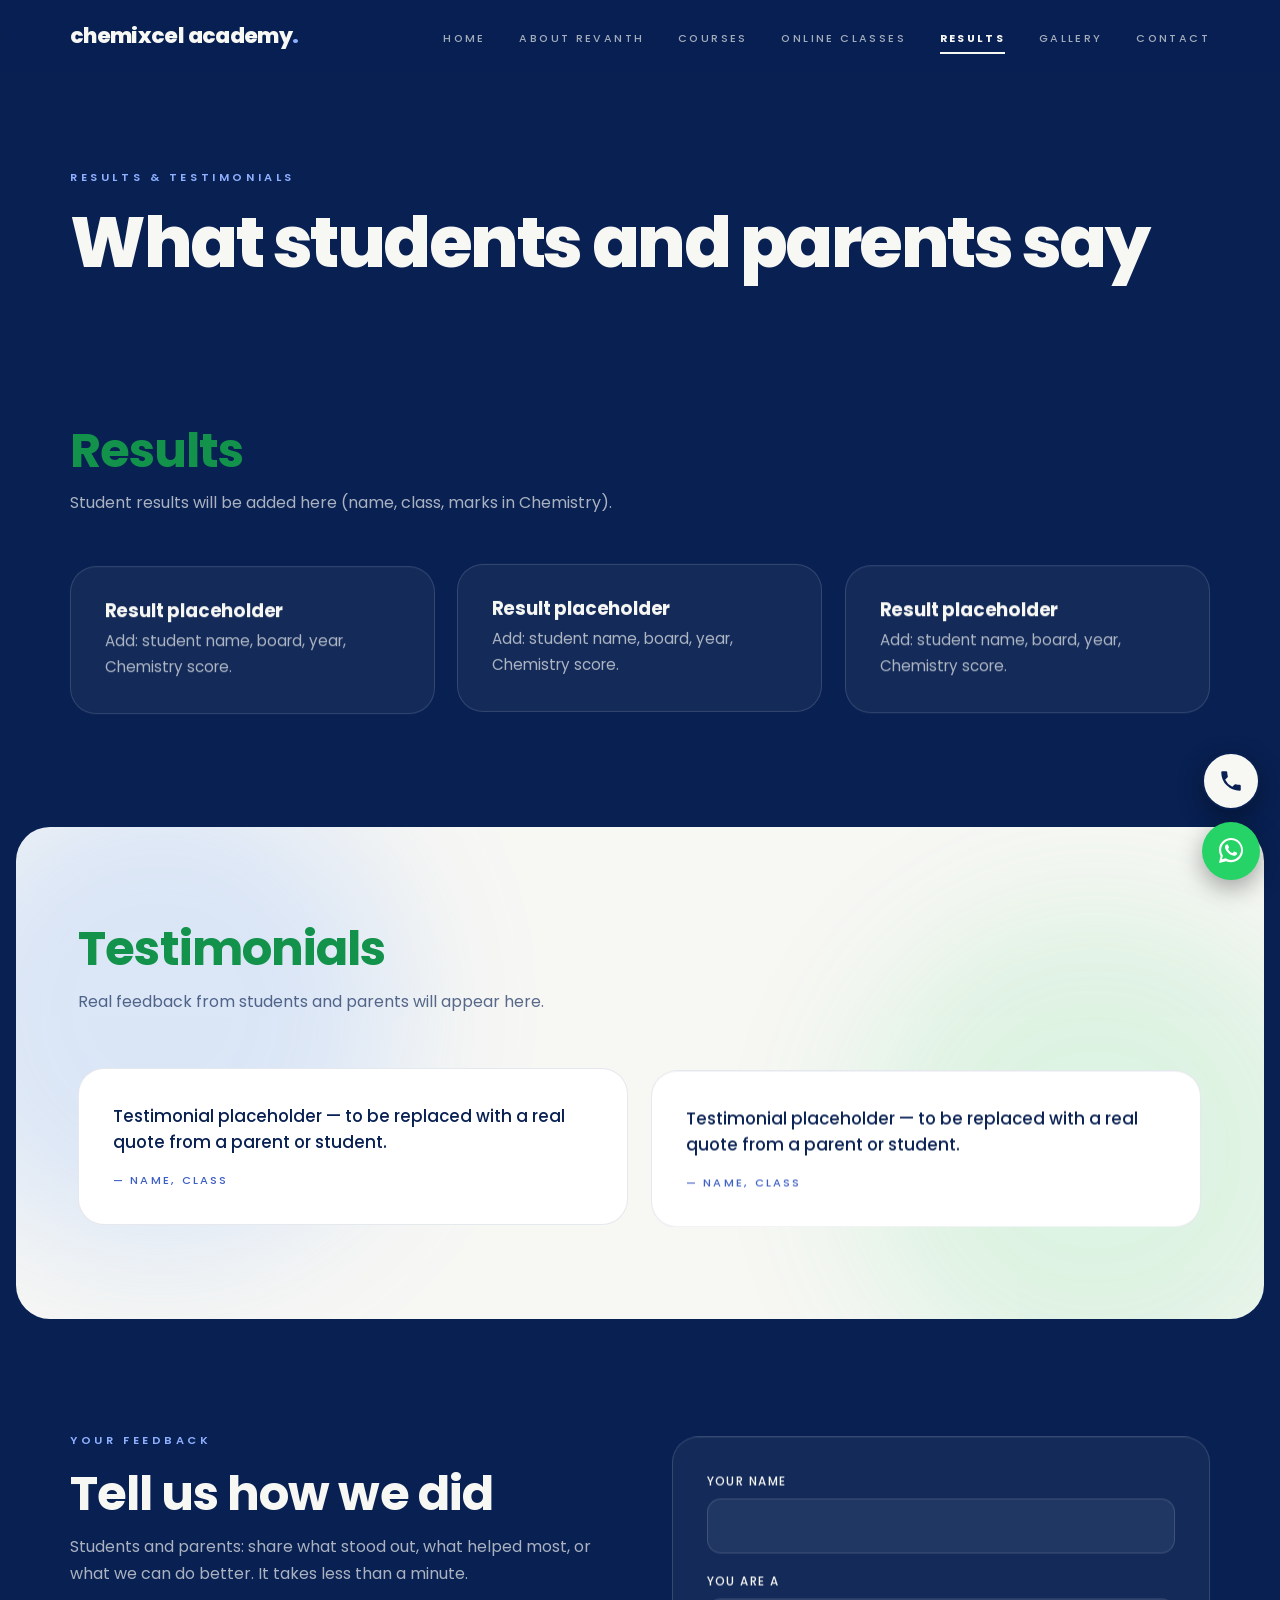
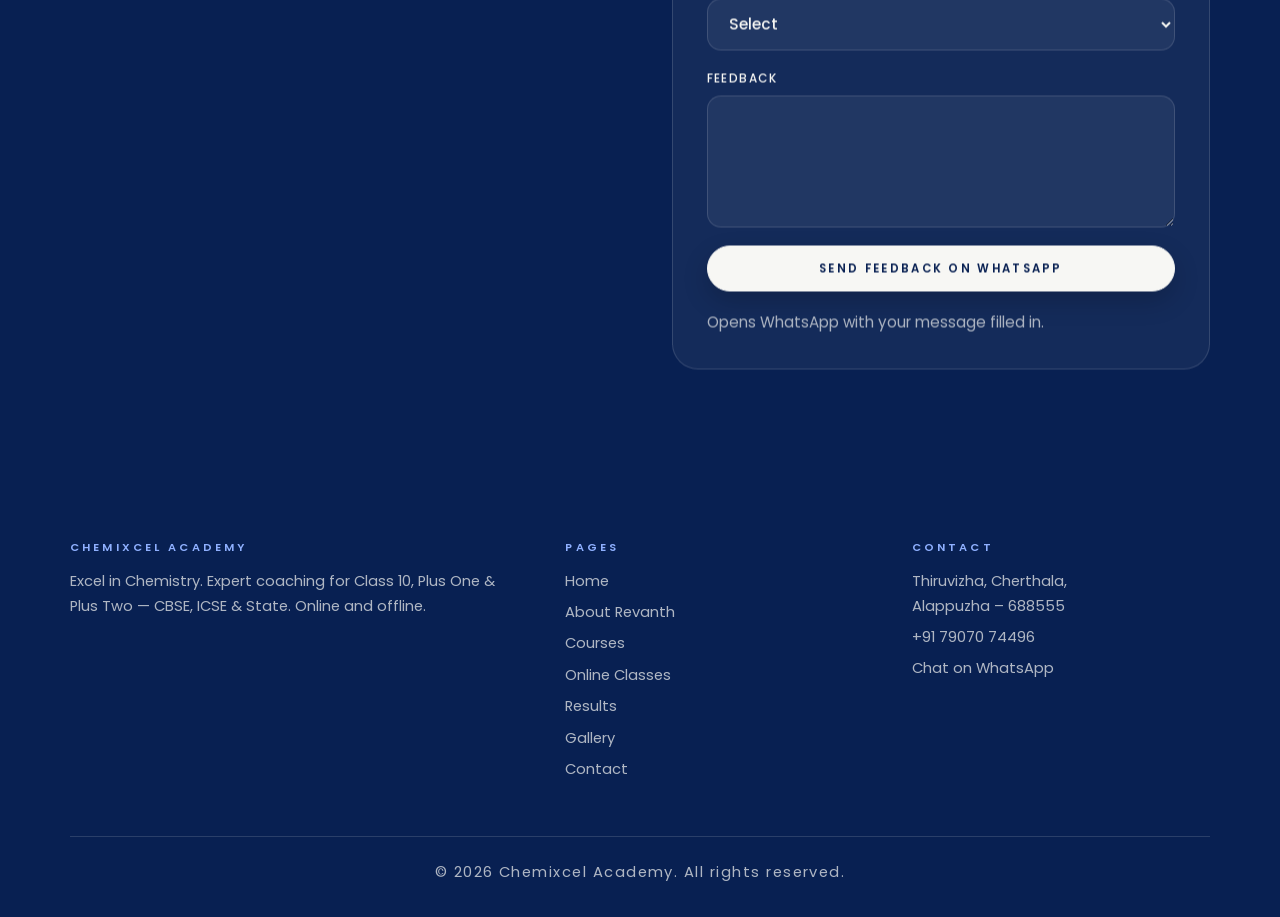
<file: results.html>
<!DOCTYPE html>
<html lang="en">
<head>
<meta charset="UTF-8">
<meta name="viewport" content="width=device-width, initial-scale=1">
<title>Results &amp; Testimonials — Chemixcel Academy</title>
<meta name="description" content="Student results and parent testimonials from Chemixcel Academy, Cherthala.">
<link rel="stylesheet" href="css/style.css">
</head>
<body>
<div class="banner"><div class="container"><p class="eyebrow">Results &amp; testimonials</p><h1>What students and parents say</h1></div></div>

<section>
  <div class="container">
    <div class="section-head"><h2>Results</h2><p>Student results will be added here (name, class, marks in Chemistry).</p></div>
    <div class="grid g3">
      <div class="card"><h3>Result placeholder</h3><p>Add: student name, board, year, Chemistry score.</p></div>
      <div class="card"><h3>Result placeholder</h3><p>Add: student name, board, year, Chemistry score.</p></div>
      <div class="card"><h3>Result placeholder</h3><p>Add: student name, board, year, Chemistry score.</p></div>
    </div>
  </div>
</section>

<section class="alt">
  <div class="container">
    <div class="section-head"><h2>Testimonials</h2><p>Real feedback from students and parents will appear here.</p></div>
    <div class="grid g2">
      <div class="card"><blockquote>Testimonial placeholder — to be replaced with a real quote from a parent or student.<cite>— Name, Class</cite></blockquote></div>
      <div class="card"><blockquote>Testimonial placeholder — to be replaced with a real quote from a parent or student.<cite>— Name, Class</cite></blockquote></div>
    </div>
  </div>
</section>
<hr class="divider">
<section>
  <div class="container two-col" style="align-items:start">
    <div><p class="eyebrow">Your feedback</p><h2>Tell us how we did</h2><p>Students and parents: share what stood out, what helped most, or what we can do better. It takes less than a minute.</p><span class="hand">we read every one</span></div>
    <div class="card">
      <form class="feedback">
        <label>Your name<input name="name" required></label>
        <label>You are a<select name="who" required><option value="">Select</option><option>Student</option><option>Parent</option></select></label>
        <label>Feedback<textarea name="feedback" rows="4" required></textarea></label>
        <button class="btn btn-primary" type="submit">Send feedback on WhatsApp</button>
        <p class="form-note">Opens WhatsApp with your message filled in.</p>
      </form>
    </div>
  </div>
</section>
<script src="js/main.js"></script>
</body>
</html>
</file>
<file: css/style.css>
/* Chemixcel Academy — minimal editorial design. Palette: navy #082052 + cream #F7F7F4 */
:root {
  --navy: #082052;
  --navy-deep: #061a44;
  --cream: #F7F7F4;
  --accent: #8fb0ff;          /* soft blue, used sparingly on navy */
  --bg: var(--navy);
  --text: var(--cream);
  --on-text: var(--navy);     /* text colour placed on a --text-coloured fill */
  --muted: rgba(247, 247, 244, .68);
  --card: rgba(247, 247, 244, .05);
  --card-line: rgba(247, 247, 244, .14);
  --field: rgba(247, 247, 244, .06);
  --eyebrow: var(--accent);
  --radius: 26px;
}
/* cream panels flip the colour roles */
.panel, .alt, .hero {
  --bg: var(--cream);
  --text: var(--navy);
  --on-text: var(--cream);
  --muted: rgba(8, 32, 82, .66);
  --card: #fff;
  --card-line: rgba(8, 32, 82, .1);
  --field: #fff;
  --eyebrow: #3d5fc4;
  background: var(--cream);
  color: var(--navy);
}

* { box-sizing: border-box; margin: 0; padding: 0; }
html { scroll-behavior: smooth; }
body {
  font-family: "Poppins", "Segoe UI", system-ui, sans-serif;
  background: var(--navy);
  color: var(--cream);
  line-height: 1.7;
  font-weight: 400;
  -webkit-font-smoothing: antialiased;
}
img { max-width: 100%; display: block; }
a { color: inherit; text-decoration: none; }
h1, h2, h3 { font-weight: 700; line-height: 1.08; letter-spacing: -.02em; color: var(--text); }
h1 { font-size: clamp(2.6rem, 7vw, 5.4rem); font-weight: 800; letter-spacing: -.035em; }
h2 { font-size: clamp(1.9rem, 4.2vw, 3rem); margin-bottom: .8rem; }
h3 { font-size: 1.15rem; margin-bottom: .45rem; letter-spacing: -.01em; }
p { color: var(--muted); }
p strong { color: var(--text); font-weight: 600; }
.container { width: min(1140px, 90%); margin: 0 auto; }
section { padding: 6rem 0; }
.eyebrow { text-transform: uppercase; letter-spacing: .32em; font-size: .7rem; font-weight: 600; color: var(--eyebrow); margin-bottom: 1.1rem; display: block; }

/* rounded cream panels floating on the navy page */
.alt, .hero { margin: 1rem; border-radius: 34px; border: 0; }
.section-head { max-width: 640px; margin: 0 0 3.2rem; text-align: left; }
.section-head p { margin-top: .6rem; }
.divider { display: none; }

/* header */
header.site { position: sticky; top: 0; z-index: 50; background: rgba(8, 32, 82, .82); backdrop-filter: blur(14px); transition: box-shadow .3s; }
header.site.scrolled { box-shadow: 0 10px 30px rgba(0, 0, 0, .3); }
.nav { display: flex; align-items: center; justify-content: space-between; padding: 1.1rem 0; gap: 1rem; transition: padding .25s; }
header.site.scrolled .nav { padding: .7rem 0; }
.brand { font-weight: 800; font-size: 1.35rem; letter-spacing: -.03em; color: var(--cream); text-transform: lowercase; }
.brand::after { content: "."; color: var(--accent); }
nav ul { list-style: none; display: flex; gap: 2.1rem; align-items: center; }
nav a { font-size: .68rem; font-weight: 500; letter-spacing: .22em; text-transform: uppercase; color: rgba(247, 247, 244, .65); padding: .3rem 0; transition: color .2s; }
nav a:hover { color: var(--cream); }
nav a.active { color: var(--cream); font-weight: 700; }
.menu-btn { display: none; background: none; border: 1px solid var(--card-line); color: var(--cream); border-radius: 10px; padding: .3rem .7rem; font-size: 1.2rem; cursor: pointer; }

/* buttons: pills, like the reference */
.btn { display: inline-block; padding: .85rem 2rem; border-radius: 999px; font-weight: 600; font-size: .72rem; letter-spacing: .2em; text-transform: uppercase; border: 1.5px solid var(--text); cursor: pointer; font-family: inherit; transition: transform .25s, background .25s, color .25s, box-shadow .25s; }
.btn:hover { transform: translateY(-3px); }
.btn-primary { background: var(--text); color: var(--on-text); box-shadow: 0 10px 26px rgba(0, 0, 0, .18); }
.btn-outline { background: transparent; color: var(--text); }
.btn-outline:hover { background: var(--text); color: var(--on-text); }
.btn-wa { background: transparent; color: var(--text); border-color: var(--text); }
.btn-wa::before { content: ""; display: inline-block; width: 8px; height: 8px; border-radius: 50%; background: #25d366; margin-right: .6rem; }
.btn-wa:hover { background: #25d366; border-color: #25d366; color: #fff; }
.btn-row { display: flex; gap: .9rem; flex-wrap: wrap; margin-top: 2.2rem; }

/* hero */
.hero { padding: 5rem 0 4.5rem; position: relative; min-height: 78vh; display: flex; align-items: center; }
.hero-grid { width: min(1140px, 90%); margin: 0 auto; display: grid; grid-template-columns: 1.15fr .85fr; gap: 3rem; align-items: center; }
.hero h1 { margin-bottom: 1.4rem; }
.hero h1 em { font-style: normal; color: var(--eyebrow); }
.hero p.lead { font-size: 1.05rem; max-width: 480px; }
.hero-meta { display: flex; flex-wrap: wrap; gap: .6rem 1.6rem; margin-top: 2.6rem; font-size: .7rem; letter-spacing: .2em; text-transform: uppercase; font-weight: 600; color: var(--muted); }
.hero-meta span::before { content: ""; display: inline-block; width: 18px; height: 1.5px; background: var(--eyebrow); vertical-align: middle; margin-right: .6rem; }
.hero-art { position: relative; justify-self: center; width: min(420px, 100%); aspect-ratio: 1; }
.hero-art .disc { position: absolute; inset: 0; border-radius: 50%; overflow: hidden; background: var(--navy); box-shadow: 0 40px 80px rgba(8, 32, 82, .35); }
.hero-art .disc img { width: 100%; height: 100%; object-fit: cover; object-position: 50% 30%; }
.hero-art .ring { position: absolute; inset: -18px; border: 1.5px solid rgba(8, 32, 82, .18); border-radius: 50%; }
.hero-art .chip { position: absolute; background: var(--navy); color: var(--cream); border-radius: 999px; padding: .55rem 1.2rem; font-size: .68rem; letter-spacing: .16em; text-transform: uppercase; font-weight: 600; box-shadow: 0 14px 30px rgba(8, 32, 82, .3); white-space: nowrap; animation: bob 6s ease-in-out infinite; }
.hero-art .c1 { left: -6%; bottom: 14%; }
.hero-art .c2 { right: -4%; top: 12%; animation-delay: -3s; }
.hero-art .tile { position: absolute; right: 6%; bottom: -4%; width: 78px; height: 88px; border-radius: 14px; background: var(--cream); border: 2px solid var(--navy); color: var(--navy); display: grid; place-items: center; font-size: 1.9rem; font-weight: 800; box-shadow: 0 14px 30px rgba(8, 32, 82, .25); animation: bob 5s ease-in-out infinite; }
.hero-art .tile::before { content: "6"; position: absolute; top: 5px; left: 8px; font-size: .62rem; font-weight: 600; }
@keyframes bob { 50% { transform: translateY(-9px); } }
.scroll-cue { position: absolute; bottom: 1.4rem; left: 50%; transform: translateX(-50%); font-size: .6rem; letter-spacing: .34em; text-transform: uppercase; color: var(--muted); display: grid; justify-items: center; gap: .5rem; }
.scroll-cue::after { content: ""; width: 1px; height: 30px; background: linear-gradient(var(--navy), transparent); animation: drop 2s infinite; }
@keyframes drop { 0% { transform: scaleY(0); transform-origin: top; } 50% { transform: scaleY(1); transform-origin: top; } 51% { transform-origin: bottom; } 100% { transform: scaleY(0); transform-origin: bottom; } }

/* stats */
.stats { padding: 3.2rem 0 1rem; }
.stats ul { list-style: none; display: grid; grid-template-columns: repeat(4, 1fr); }
.stats li { padding: .4rem 1.4rem; border-left: 1px solid var(--card-line); }
.stats li:first-child { border-left: 0; padding-left: 0; }
.stats strong { display: block; font-size: clamp(1.4rem, 3vw, 2.3rem); font-weight: 800; letter-spacing: -.03em; line-height: 1.2; color: var(--cream); }
.stats span { font-size: .68rem; letter-spacing: .2em; text-transform: uppercase; color: var(--muted); }

/* topic ticker */
.marquee { overflow: hidden; padding: 2.4rem 0 1rem; -webkit-mask-image: linear-gradient(90deg, transparent, #000 8%, #000 92%, transparent); mask-image: linear-gradient(90deg, transparent, #000 8%, #000 92%, transparent); }
.marquee-track { display: flex; gap: 3rem; width: max-content; animation: marquee 50s linear infinite; }
.marquee:hover .marquee-track { animation-play-state: paused; }
.marquee-track span { font-size: clamp(1.4rem, 3vw, 2.2rem); font-weight: 700; letter-spacing: -.02em; white-space: nowrap; color: transparent; -webkit-text-stroke: 1px rgba(247, 247, 244, .4); }
@keyframes marquee { to { transform: translateX(-50%); } }

/* grids / cards */
.grid { display: grid; gap: 1.4rem; }
.g3 { grid-template-columns: repeat(3, 1fr); }
.g2 { grid-template-columns: repeat(2, 1fr); }
.card { background: var(--card); border: 1px solid var(--card-line); border-radius: var(--radius); padding: 2.1rem; transition: transform .35s, box-shadow .35s, border-color .35s; }
.card:hover { transform: translateY(-6px); box-shadow: 0 24px 50px rgba(0, 0, 0, .18); }
.card p, .card li { color: var(--muted); font-size: .95rem; }
.card ul { padding-left: 1.1rem; margin-bottom: .8rem; }
.feature .no { font-size: .7rem; font-weight: 700; letter-spacing: .3em; color: var(--eyebrow); display: block; margin-bottom: 1.6rem; }
.icon { width: 40px; height: 40px; margin-bottom: 1rem; stroke: var(--text); fill: none; stroke-width: 1.5; stroke-linecap: round; stroke-linejoin: round; }
.highlight { background: var(--text); border-radius: var(--radius); padding: 2.1rem; }
.highlight h2, .highlight h3 { color: var(--on-text); }
.highlight p { color: var(--on-text); opacity: .78; }
.highlight .no { color: var(--on-text) !important; opacity: .6; }

/* periodic-table course tiles */
.course { display: flex; flex-direction: column; }
.element { width: 88px; height: 100px; border: 1.5px solid var(--text); border-radius: 14px; display: flex; flex-direction: column; align-items: center; justify-content: center; position: relative; margin-bottom: 1.6rem; }
.element .num { position: absolute; top: 6px; left: 10px; font-size: .72rem; font-weight: 600; color: var(--text); }
.element .sym { font-size: 2.2rem; font-weight: 800; color: var(--text); line-height: 1; letter-spacing: -.03em; }
.element .nm { font-size: .55rem; font-weight: 600; text-transform: uppercase; color: var(--muted); margin-top: 4px; letter-spacing: .16em; }
.tags { display: flex; flex-wrap: wrap; gap: .4rem; margin: .7rem 0 1.1rem; }
.tag { border: 1px solid var(--card-line); color: var(--text); font-size: .62rem; font-weight: 600; letter-spacing: .14em; padding: .25rem .8rem; border-radius: 999px; }
.course .btn { margin-top: auto; text-align: center; }
.master-list { list-style: none; padding: 0 !important; display: grid; gap: .6rem; margin-top: .9rem; }
.master-list li { padding-left: 1.5rem; position: relative; }
.master-list li::before { content: ""; position: absolute; left: 0; top: .72em; width: 10px; height: 1.5px; background: var(--eyebrow); }

.two-col { display: grid; grid-template-columns: 1fr 1fr; gap: 4rem; align-items: center; }
.portrait { position: relative; border-radius: 30px; overflow: hidden; aspect-ratio: 4/5; background: var(--card); border: 1px solid var(--card-line); }
.portrait img { width: 100%; height: 100%; object-fit: cover; object-position: 50% 28%; }
.photo-ph, .gallery .ph { border: 1.5px dashed var(--card-line); border-radius: var(--radius); display: grid; place-items: center; text-align: center; color: var(--muted); font-weight: 500; padding: 1rem; }
.photo-ph { aspect-ratio: 4/5; }
.quals { list-style: none; display: grid; margin-top: 1rem; }
.quals li { color: var(--text); padding: .8rem 0; border-bottom: 1px solid var(--card-line); font-weight: 500; }
.quals li::before { content: "→ "; color: var(--eyebrow); }
.hand { display: none; }

/* inner page banner */
.banner { padding: 5rem 0 3rem; }
.banner h1 { font-size: clamp(2.4rem, 6vw, 4.4rem); }
.banner p { max-width: 560px; margin-top: 1rem; }
.banner .eyebrow { color: var(--accent); }

/* forms */
form { display: grid; gap: 1.1rem; }
label { font-weight: 500; font-size: .74rem; letter-spacing: .12em; text-transform: uppercase; display: grid; gap: .45rem; color: var(--text); }
input, select, textarea { font: inherit; font-size: .95rem; letter-spacing: 0; text-transform: none; padding: .85rem 1.1rem; border: 1px solid var(--card-line); border-radius: 14px; background: var(--field); color: var(--text); }
input:focus, select:focus, textarea:focus { outline: 2px solid var(--text); outline-offset: 1px; }
.form-note { font-size: .8rem; }
.map { width: 100%; height: 320px; border: 0; border-radius: var(--radius); filter: invert(.9) hue-rotate(180deg) saturate(.7); }
.panel .map, .alt .map, .hero .map { filter: none; }
.gallery { display: grid; grid-template-columns: repeat(auto-fill, minmax(260px, 1fr)); gap: 1.2rem; }
.gallery .ph { aspect-ratio: 4/3; }
blockquote { font-size: 1.05rem; color: var(--text); font-weight: 500; line-height: 1.6; }
blockquote cite { display: block; font-style: normal; font-size: .7rem; letter-spacing: .2em; text-transform: uppercase; color: var(--eyebrow); margin-top: 1rem; }

/* footer */
footer.site { padding: 5rem 0 2rem; }
footer.site h3 { font-size: .7rem; letter-spacing: .28em; text-transform: uppercase; color: var(--accent); font-weight: 600; margin-bottom: 1rem; }
footer.site p, footer.site li, footer.site a { color: rgba(247, 247, 244, .7); font-size: .92rem; }
footer.site a:hover { color: var(--cream); }
footer.site ul { list-style: none; }
footer.site li { margin: .4rem 0; }
.foot-grid { display: grid; grid-template-columns: 1.5fr 1fr 1fr; gap: 3rem; }
.copy { border-top: 1px solid var(--card-line); margin-top: 3rem; padding-top: 1.4rem; font-size: .75rem; letter-spacing: .1em; text-align: center; color: rgba(247, 247, 244, .5); }

/* floating whatsapp */
.wa-float { position: fixed; right: 20px; bottom: 20px; z-index: 100; width: 58px; height: 58px; border-radius: 50%; background: #25d366; display: grid; place-items: center; box-shadow: 0 8px 24px rgba(0, 0, 0, .35); animation: pulse 2.4s infinite; transition: transform .2s; }
.wa-float:hover { transform: scale(1.08); }
.wa-float svg { width: 32px; height: 32px; fill: #fff; }
@keyframes pulse { 0% { box-shadow: 0 0 0 0 rgba(37, 211, 102, .55); } 70% { box-shadow: 0 0 0 16px rgba(37, 211, 102, 0); } 100% { box-shadow: 0 0 0 0 rgba(37, 211, 102, 0); } }

/* loader */
.loader { position: fixed; inset: 0; z-index: 999; background: var(--navy); display: grid; place-content: center; justify-items: center; gap: 1.2rem; transition: opacity .5s, visibility .5s; }
.loader.done { opacity: 0; visibility: hidden; }
.loader .word { font-weight: 800; font-size: 2rem; letter-spacing: -.03em; color: var(--cream); }
.loader .word::after { content: "."; color: var(--accent); }
.loader .bar { width: 140px; height: 2px; background: var(--card-line); overflow: hidden; }
.loader .bar::after { content: ""; display: block; height: 100%; width: 40%; background: var(--cream); animation: bar 1s infinite ease-in-out; }
@keyframes bar { 0% { transform: translateX(-100%); } 100% { transform: translateX(260%); } }

/* scroll reveal */
.reveal { opacity: 0; transform: translateY(28px); transition: opacity .8s ease, transform .8s ease; }
.reveal.in { opacity: 1; transform: none; }
@media (prefers-reduced-motion: reduce) {
  html { scroll-behavior: auto; }
  .reveal { opacity: 1; transform: none; transition: none; }
  .marquee-track, .hero-art .chip, .hero-art .tile, .wa-float, .scroll-cue::after, .loader .bar::after { animation: none; }
}

@media (max-width: 860px) {
  .menu-btn { display: block; }
  nav { position: absolute; top: 100%; left: 0; right: 0; background: var(--navy); border-bottom: 1px solid var(--card-line); display: none; }
  nav.open { display: block; }
  nav ul { flex-direction: column; align-items: flex-start; padding: 1.2rem 5%; gap: 1.1rem; }
  .hero-grid, .two-col, .g3, .g2, .foot-grid { grid-template-columns: 1fr; }
  .hero { min-height: auto; padding: 3.5rem 0 4rem; }
  .hero-art { width: min(300px, 78%); order: -1; margin-bottom: 1rem; }
  .hero-art .c1 { left: -12%; } .hero-art .c2 { right: -10%; }
  .scroll-cue { display: none; }
  .stats ul { grid-template-columns: repeat(2, 1fr); row-gap: 1.6rem; }
  .stats li:nth-child(3) { border-left: 0; padding-left: 0; }
  .alt, .hero { margin: .6rem; border-radius: 26px; }
  section { padding: 4rem 0; }
  .two-col { gap: 2.2rem; }
  .portrait, .photo-ph { max-width: 380px; }
}

/* hero without portrait: single, larger text column */
.hero-grid { grid-template-columns: 1fr; }
.hero h1 { font-size: clamp(3rem, 9vw, 7rem); }
.hero p.lead { max-width: 560px; font-size: 1.15rem; }


/* ---- Hero in the style of a portfolio landing: greeting left, B&W portrait bleeding bottom-right ---- */
.hero { padding: 0; min-height: 680px; overflow: hidden; display: block; position: relative; }
.hero-grid { position: relative; z-index: 3; width: min(1140px, 90%); margin: 0 auto; grid-template-columns: 1fr; padding: 7rem 0 7rem; }
.hero-copy { max-width: 500px; }
.hero .hero-copy h1 { font-size: clamp(2rem, 4.4vw, 3.5rem); font-weight: 800; text-transform: uppercase; letter-spacing: .07em; line-height: 1.12; margin: 0; }
.hero-sub { font-size: clamp(1.3rem, 2.4vw, 1.9rem); font-weight: 300; letter-spacing: 0; margin: .5rem 0 1.6rem; color: var(--navy); }
.hero .hero-copy p.lead { font-size: .9rem; max-width: 440px; line-height: 1.8; }
.btn-sq { border-radius: 3px; padding: .95rem 2.1rem; font-size: .7rem; }
.hero-photo { position: absolute; right: max(-2%, calc((100% - 1300px) / 2)); bottom: 0; width: min(640px, 56%); }
.hero-photo img { display: block; width: 100%; height: auto; mix-blend-mode: multiply; }
.hero-meta, .scroll-cue { display: none; }
/* thin geometric accents */
.deco { position: absolute; border: 1px solid rgba(8, 32, 82, .28); z-index: 1; pointer-events: none; }
.d-c1 { width: 120px; height: 120px; border-radius: 50%; top: -34px; left: 36%; }
.d-c2 { width: 26px; height: 26px; border-radius: 50%; top: 24%; left: 44%; }
.d-c3 { width: 64px; height: 64px; border-radius: 50%; bottom: 14%; left: 47%; }
.d-sq { width: 40px; height: 40px; top: 9%; right: 33%; }
.d-line { width: 440px; height: 0; border-width: 1px 0 0; top: 20%; left: 30%; transform: rotate(-36deg); transform-origin: left; }

@media (max-width: 860px) {
  .hero { min-height: 0; display: block; }
  .hero-grid { padding: 3.5rem 0 1rem; }
  .hero-photo { position: relative; right: auto; width: min(460px, 100%); margin: 0 auto; }
  .d-c1, .d-line, .d-sq { display: none; }
}

/* transparent cut-out portrait: no blending needed */
.hero-photo { width: min(720px, 58%); right: max(-1%, calc((100% - 1240px) / 2)); }
.hero-photo img { mix-blend-mode: normal; filter: drop-shadow(0 24px 32px rgba(8, 32, 82, .22)); }
@media (max-width: 860px) { .hero-photo { width: min(440px, 92%); right: auto; } }

/* closer crop so the face reads clearly, in black & white */
.hero-photo { width: min(860px, 66%); right: max(-2%, calc((100% - 1260px) / 2)); }
.hero-photo img { transform: translateY(30%); filter: grayscale(1) brightness(1.18) contrast(1.12) drop-shadow(0 24px 32px rgba(8, 32, 82, .25)); }
@media (max-width: 860px) {
  .hero-photo { width: min(480px, 96%); right: auto; }
  .hero-photo img { transform: translateY(14%); }
}

/* ======== Hero v3: matches the reference landing hero ======== */
/* header merges with the cream hero on the home page */
body.home header.site { background: var(--cream); backdrop-filter: none; }
body.home header.site.scrolled { box-shadow: 0 8px 24px rgba(8, 32, 82, .12); }
body.home .brand { color: var(--navy); }
body.home nav a { color: rgba(8, 32, 82, .72); }
body.home nav a:hover, body.home nav a.active { color: var(--navy); }
body.home .menu-btn { color: var(--navy); border-color: rgba(8, 32, 82, .25); }
@media (max-width: 860px) { body.home nav { background: var(--cream); border-bottom-color: rgba(8, 32, 82, .12); } }

section.hero { --h: clamp(560px, 44vw, 760px); margin: 0; border-radius: 0; height: var(--h); min-height: 0; padding: 0; display: flex; align-items: center; overflow: hidden; position: relative; }
section.hero .hero-grid { width: 100%; max-width: none; margin: 0; padding: 0 0 0 clamp(1.5rem, 6vw, 6rem); position: relative; z-index: 3; }
section.hero .hero-copy { max-width: 470px; }
section.hero .hero-copy h1 { font-size: clamp(2rem, 3.6vw, 3.4rem); font-weight: 700; text-transform: uppercase; letter-spacing: .08em; line-height: 1.15; }
section.hero .hero-sub { font-size: clamp(1.3rem, 2.3vw, 2.1rem); font-weight: 300; letter-spacing: 0; margin: .4rem 0 1.4rem; }
section.hero .hero-copy p.lead { font-size: .85rem; line-height: 1.75; max-width: 400px; }
section.hero .btn-row { margin-top: 2.2rem; }
section.hero .btn-sq { border-radius: 2px; padding: .8rem 1.7rem; font-size: .66rem; letter-spacing: .18em; box-shadow: none; }

/* portrait: head & shoulders, large, bleeding off the right and bottom edges */
section.hero .hero-photo { position: absolute; bottom: 0; width: calc(var(--h) * 1.666); right: calc(var(--h) * -.466); }
section.hero .hero-photo img { width: 100%; height: auto; max-width: none; transform: translateY(40%); mix-blend-mode: normal; filter: grayscale(1) brightness(1.18) contrast(1.12); }

/* decorative line-art at the reference positions */
section.hero .deco { position: absolute; z-index: 0; border: 1px solid rgba(8, 32, 82, .3); background: none; }
section.hero .d-c1 { width: 5.7vw; height: 5.7vw; border-radius: 50%; left: 16%; top: -3%; }
section.hero .d-line { width: 20.7vw; height: 0; border-width: 1px 0 0; left: 48.7%; top: 20%; transform: rotate(-39.8deg); transform-origin: left center; }
section.hero .d-sq { width: 4.4vw; height: 4.4vw; left: 73.6%; top: 13.5%; }
section.hero .d-c2 { width: 2.5vw; height: 2.5vw; border-radius: 50%; left: 32%; top: 39%; }
section.hero .d-c3 { width: 2.3vw; height: 2.3vw; border-radius: 50%; left: 52.3%; top: 58.6%; }
section.hero .d-c4 { width: 5vw; height: 5vw; border-radius: 50%; left: 54.4%; top: 78%; }
section.hero .d-c5 { width: 2.3vw; height: 2.3vw; border-radius: 50%; left: 16.8%; top: 92.7%; }

@media (max-width: 860px) {
  section.hero { height: auto; display: block; padding-top: 2.8rem; }
  section.hero .hero-grid { padding: 0 1.4rem; }
  section.hero .hero-copy h1 { font-size: 1.9rem; }
  section.hero .hero-photo { position: relative; right: auto; bottom: auto; width: 100%; height: 88vw; overflow: hidden; margin-top: 1.2rem; }
  section.hero .hero-photo img { width: 125%; margin-left: -12%; margin-top: -26vw; transform: none; }
  section.hero .deco { display: none; }
}

/* mobile: portrait centred horizontally and larger */
@media (max-width: 860px) {
  section.hero .hero-photo { height: 108vw; margin-top: .8rem; }
  section.hero .hero-photo img { width: 165%; margin-left: -19.5%; margin-top: -42vw; }
}

/* mobile: side-by-side — text left, portrait right (same arrangement as desktop) */
@media (max-width: 860px) {
  section.hero { display: flex; align-items: center; height: clamp(440px, 112vw, 660px); padding: 0; }
  section.hero .hero-grid { width: 57%; padding: 0 0 0 1rem; }
  section.hero .hero-copy { max-width: none; }
  section.hero .hero-copy h1 { font-size: clamp(1.1rem, 5.2vw, 2rem); letter-spacing: .06em; }
  section.hero .hero-sub { font-size: clamp(.95rem, 4.2vw, 1.6rem); margin: .35rem 0 .9rem; line-height: 1.3; }
  section.hero .hero-copy p.lead { font-size: clamp(.68rem, 2.9vw, .95rem); line-height: 1.65; max-width: none; }
  section.hero .btn-row { margin-top: 1.2rem; }
  section.hero .btn-sq { padding: .65rem 1.1rem; font-size: .58rem; letter-spacing: .14em; }
  section.hero .hero-photo { position: absolute; right: -38vw; bottom: 0; width: 100vw; height: auto; overflow: visible; margin: 0; }
  section.hero .hero-photo img { width: 100%; margin: 0; transform: translateY(14%); }
}

/* hero WhatsApp button in WhatsApp green */
section.hero #hero-wa { background: #25d366; border-color: #25d366; color: #fff; box-shadow: 0 8px 22px rgba(37, 211, 102, .35); }
section.hero #hero-wa:hover { background: #1fb858; border-color: #1fb858; box-shadow: 0 12px 28px rgba(37, 211, 102, .5); }

/* call buttons */
section.hero .btn-call { background: var(--navy); border-color: var(--navy); color: #F7F7F4; box-shadow: none; }
section.hero .btn-call:hover { background: #0d2f73; border-color: #0d2f73; }
.call-float { position: fixed; right: 20px; bottom: 90px; z-index: 100; width: 58px; height: 58px; border-radius: 50%; background: #F7F7F4; border: 2px solid #082052; display: grid; place-items: center; box-shadow: 0 8px 24px rgba(0, 0, 0, .35); transition: transform .2s; }
.call-float:hover { transform: scale(1.08); }
.call-float svg { width: 26px; height: 26px; fill: #082052; }
@media (max-width: 860px) {
  section.hero .btn-row { gap: .5rem; }
  section.hero .btn-sq { padding: .65rem .9rem; }
  .call-float, .wa-float { width: 52px; height: 52px; right: 14px; }
  .wa-float { bottom: 14px; } .call-float { bottom: 76px; }
}

/* highlighted tagline */
section.hero .tagline-wrap { margin: -.3rem 0 1.1rem; }
.tagline { display: inline-block; background: #082052; color: #F7F7F4; font-weight: 700; font-size: clamp(.78rem, 1.15vw, 1rem); letter-spacing: .24em; text-transform: uppercase; padding: .5rem 1rem; border-radius: 2px; box-shadow: 6px 6px 0 rgba(8, 32, 82, .18); }
@media (max-width: 860px) {
  .tagline { font-size: clamp(.58rem, 2.6vw, .8rem); letter-spacing: .14em; padding: .38rem .6rem; box-shadow: 4px 4px 0 rgba(8, 32, 82, .18); }
}

/* tagline: plain text above the greeting (no box) */
.tagline-plain { font-weight: 600; font-size: clamp(.8rem, 1.2vw, 1.05rem); letter-spacing: .32em; text-transform: uppercase; color: #3d5fc4; margin: 0 0 .9rem; }
@media (max-width: 860px) { .tagline-plain { font-size: clamp(.6rem, 2.7vw, .85rem); letter-spacing: .2em; margin-bottom: .6rem; } }

/* ======== Parallax layer ======== */
.scroll-progress { position: fixed; inset: 0 0 auto 0; height: 3px; background: linear-gradient(90deg, #25d366, var(--navy)); transform-origin: 0 50%; transform: scaleX(0); z-index: 200; pointer-events: none; }
section.hero .hero-photo, section.hero .hero-copy, section.hero .deco { will-change: translate; }
.card, .gallery .ph, .portrait { will-change: translate; }

/* masked word-by-word heading reveal */
.split .w { display: inline-block; overflow: hidden; vertical-align: top; padding-bottom: .12em; margin-bottom: -.12em; }
.split .w > span { display: inline-block; transform: translateY(110%); transition: transform .9s cubic-bezier(.2, .8, .2, 1); }
.split.in .w > span { transform: none; }

/* 3D tilt cards */
.card { transform-style: preserve-3d; }
.card.reveal.in { transform: perspective(900px) rotateX(var(--rx, 0deg)) rotateY(var(--ry, 0deg)); transition: opacity .8s ease, transform .5s cubic-bezier(.2, .8, .2, 1); }
.card.tilting.reveal.in { transition: opacity .8s ease, transform .08s linear; }

/* gallery / portrait: clip-path unmask on reveal */
.gallery .ph.reveal, .portrait.reveal { clip-path: inset(12% 8% 12% 8% round 24px); transition: opacity .9s ease, transform .9s ease, clip-path 1.1s cubic-bezier(.2, .8, .2, 1); }
.gallery .ph.reveal.in, .portrait.reveal.in { clip-path: inset(0 round 24px); }

@media (prefers-reduced-motion: reduce) {
  .split .w > span { transform: none; transition: none; }
  .gallery .ph.reveal, .portrait.reveal { clip-path: none; }
}

/* ======== Motion pack 2 ======== */
/* hero entrance (runs once the loader clears) */
@keyframes rise { from { opacity: 0; transform: translateY(34px); } to { opacity: 1; transform: none; } }
@keyframes photoIn { from { opacity: 0; clip-path: inset(0 0 0 40%); } to { opacity: 1; clip-path: inset(0); } }
@keyframes pop { from { opacity: 0; scale: .2; } to { opacity: 1; scale: 1; } }
section.hero .hero-copy > * { animation: rise 1s cubic-bezier(.2, .8, .2, 1) both; animation-delay: calc(.75s + var(--i, 0) * .12s); }
section.hero .hero-copy > :nth-child(2) { --i: 1; } section.hero .hero-copy > :nth-child(3) { --i: 2; }
section.hero .hero-copy > :nth-child(4) { --i: 3; } section.hero .hero-copy > :nth-child(5) { --i: 4; }
section.hero .hero-photo { animation: photoIn 1.4s cubic-bezier(.2, .8, .2, 1) .6s both; }
section.hero .deco { animation: pop .9s cubic-bezier(.3, 1.4, .5, 1) both; }
section.hero .d-c1 { animation-delay: 1s; } section.hero .d-sq { animation-delay: 1.1s; } section.hero .d-c2 { animation-delay: 1.2s; }
section.hero .d-c3 { animation-delay: 1.3s; } section.hero .d-c4 { animation-delay: 1.4s; } section.hero .d-c5 { animation-delay: 1.5s; }

/* floating formulas */
.formula { position: absolute; z-index: 1; color: rgba(8, 32, 82, .22); font-weight: 700; letter-spacing: .05em; pointer-events: none; user-select: none; animation: floaty 10s ease-in-out infinite; }
@keyframes floaty { 0%, 100% { transform: translate(0, 0) rotate(-4deg); } 50% { transform: translate(14px, -26px) rotate(5deg); } }
@media (max-width: 860px) { .formula { display: none; } }

/* buttons: shimmer sweep + smooth magnetic return */
.btn { position: relative; overflow: hidden; transition: translate .25s ease-out, transform .25s, background .25s, color .25s, box-shadow .25s; }
.btn::after { content: ""; position: absolute; inset: 0; background: linear-gradient(105deg, transparent 35%, rgba(255, 255, 255, .45) 50%, transparent 65%); transform: translateX(-120%); }
.btn:hover::after { transform: translateX(120%); transition: transform .8s ease; }
#hero-wa { animation: pulseRing 2.8s ease-out infinite; }
@keyframes pulseRing { 0% { box-shadow: 0 0 0 0 rgba(37, 211, 102, .5); } 70%, 100% { box-shadow: 0 0 0 16px rgba(37, 211, 102, 0); } }

/* nav underline grow */
nav a { position: relative; }
nav a::after { content: ""; position: absolute; left: 0; right: 0; bottom: -4px; height: 2px; background: currentColor; transform: scaleX(0); transform-origin: right; transition: transform .35s ease; }
nav a:hover::after, nav a.active::after { transform: scaleX(1); transform-origin: left; }

/* drifting gradient blobs behind light panels */
.alt { position: relative; overflow: hidden; isolation: isolate; }
.alt::before, .alt::after { content: ""; position: absolute; z-index: -1; width: 38vw; height: 38vw; max-width: 520px; max-height: 520px; border-radius: 50%; filter: blur(70px); opacity: .5; animation: blob 16s ease-in-out infinite alternate; pointer-events: none; }
.alt::before { background: rgba(120, 170, 255, .45); top: -12%; left: -8%; }
.alt::after { background: rgba(37, 211, 102, .25); bottom: -15%; right: -6%; animation-delay: -8s; }
@keyframes blob { from { transform: translate(0, 0) scale(1); } to { transform: translate(8vw, 6vh) scale(1.25); } }

/* card hover glow edge */
.card:hover { box-shadow: 0 24px 50px rgba(8, 32, 82, .28), 0 0 0 1px rgba(120, 170, 255, .4); }

/* big marquee */

@media (prefers-reduced-motion: reduce) {
  section.hero .hero-copy > *, section.hero .hero-photo, section.hero .deco, .formula, #hero-wa, .alt::before, .alt::after { animation: none; }
  .btn:hover::after { transition: none; }
}


/* ======== About page ======== */
.grad { background: linear-gradient(100deg, #8fb0ff, #25d366 70%); -webkit-background-clip: text; background-clip: text; color: transparent; background-size: 200% 100%; animation: gradShift 6s ease-in-out infinite alternate; }
.alt .grad, .about-cta .grad { background-image: linear-gradient(100deg, #3d5fc4, #1fb858); }
@keyframes gradShift { to { background-position: 100% 0; } }

/* banner with drifting orbs */
.about-banner { position: relative; overflow: hidden; isolation: isolate; padding: 6rem 0 4rem; }
.about-banner .orb { position: absolute; z-index: -1; border-radius: 50%; filter: blur(60px); animation: blob 14s ease-in-out infinite alternate; }
.about-banner .o1 { width: 340px; height: 340px; background: rgba(143, 176, 255, .35); top: -90px; right: 8%; }
.about-banner .o2 { width: 260px; height: 260px; background: rgba(37, 211, 102, .22); bottom: -80px; left: 4%; animation-delay: -7s; }
.about-banner h1 { animation: rise 1s cubic-bezier(.2, .8, .2, 1) .1s both; }
.about-banner .eyebrow, .about-banner p { animation: rise 1s cubic-bezier(.2, .8, .2, 1) both; }
.about-banner .chips { display: flex; flex-wrap: wrap; gap: .6rem; margin-top: 1.8rem; }
.about-banner .chips span { padding: .45rem 1rem; border: 1px solid var(--card-line); border-radius: 999px; font-size: .72rem; letter-spacing: .12em; text-transform: uppercase; font-weight: 600; background: var(--card); backdrop-filter: blur(6px); animation: pop .7s cubic-bezier(.3, 1.4, .5, 1) both; transition: transform .3s, background .3s; }
.about-banner .chips span:nth-child(1) { animation-delay: .5s; } .about-banner .chips span:nth-child(2) { animation-delay: .6s; }
.about-banner .chips span:nth-child(3) { animation-delay: .7s; } .about-banner .chips span:nth-child(4) { animation-delay: .8s; }
.about-banner .chips span:nth-child(5) { animation-delay: .9s; }
.about-banner .chips span:hover { transform: translateY(-4px); background: rgba(143, 176, 255, .2); }

/* portrait: offset frame, spinning ring, floating badge */
.portrait-wrap { position: relative; max-width: 440px; justify-self: center; width: 100%; }
.portrait-wrap .portrait { max-width: none; position: relative; z-index: 1; }
.portrait-wrap .frame { position: absolute; inset: 0; transform: translate(18px, 18px); border: 2px solid var(--eyebrow); border-radius: 30px; z-index: 0; transition: transform .5s cubic-bezier(.2, .8, .2, 1); }
.portrait-wrap:hover .frame { transform: translate(8px, 8px); }
.portrait-wrap::before { content: ""; position: absolute; z-index: 0; width: 120px; height: 120px; right: -44px; top: -44px; border-radius: 50%; border: 2px dashed var(--eyebrow); opacity: .6; animation: spin 18s linear infinite; }
@keyframes spin { to { transform: rotate(360deg); } }
.portrait-wrap .portrait img { transition: transform 1.2s cubic-bezier(.2, .8, .2, 1); }
.portrait-wrap:hover .portrait img { transform: scale(1.06); }
.badge-float { position: absolute; z-index: 2; left: -28px; bottom: 36px; display: flex; align-items: center; gap: .7rem; background: var(--cream); color: var(--navy); border-radius: 18px; padding: .8rem 1.2rem; box-shadow: 0 18px 40px rgba(8, 32, 82, .35); animation: bob 5s ease-in-out infinite; }
.badge-float strong { font-size: 2rem; font-weight: 800; line-height: 1; }
.badge-float span { font-size: .62rem; letter-spacing: .16em; text-transform: uppercase; font-weight: 600; line-height: 1.4; }
.formula-tag { position: absolute; z-index: 2; background: var(--navy-deep); color: var(--accent); border: 1px solid var(--card-line); border-radius: 999px; padding: .4rem .9rem; font-weight: 700; font-size: .8rem; box-shadow: 0 10px 24px rgba(0, 0, 0, .3); animation: floaty 8s ease-in-out infinite; }
.formula-tag.t1 { right: -18px; top: 28%; }
.formula-tag.t2 { left: 10%; top: -16px; animation-delay: -3s; }

/* qualification rows: slide + highlight */
.about .quals li { transition: transform .3s, padding-left .3s, background .3s; border-radius: 6px; }
.about .quals li:hover { transform: translateX(8px); padding-left: .6rem; background: var(--card); }
.about .quals li::before { display: inline-block; transition: transform .3s; }
.about .quals li:hover::before { transform: translateX(4px); }

/* numbered approach cards */
.num-card { position: relative; overflow: hidden; }
.num-card::before { content: attr(data-n); position: absolute; right: 1.2rem; top: .2rem; font-size: 5.5rem; font-weight: 800; line-height: 1; color: transparent; -webkit-text-stroke: 1.5px rgba(61, 95, 196, .25); transition: transform .5s, -webkit-text-stroke-color .5s; }
.num-card:hover::before { transform: translateY(8px) scale(1.08); -webkit-text-stroke-color: rgba(61, 95, 196, .6); }
.num-card::after { content: ""; position: absolute; left: 0; bottom: 0; height: 4px; width: 100%; background: linear-gradient(90deg, #3d5fc4, #25d366); transform: scaleX(0); transform-origin: left; transition: transform .5s ease; }
.num-card:hover::after { transform: scaleX(1); }

/* closing CTA */
.about-cta { text-align: center; padding: 6rem 0 7rem; }
.about-cta .container { max-width: 760px; }
.about-cta h2 { font-size: clamp(2rem, 5vw, 3.4rem); }
.about-cta p { margin: 1rem auto 2rem; }
.about-cta .btn-row { justify-content: center; }

@media (max-width: 860px) {
  .portrait-wrap { max-width: 340px; margin: 0 auto 1.4rem; }
  .badge-float { left: -8px; }
  .formula-tag.t1 { right: -6px; }
  .portrait-wrap::before { right: -14px; top: -30px; width: 90px; height: 90px; }
}
@media (prefers-reduced-motion: reduce) {
  .grad, .about-banner .orb, .about-banner h1, .about-banner .eyebrow, .about-banner p, .about-banner .chips span, .portrait-wrap::before, .badge-float, .formula-tag { animation: none; }
}


/* About page: no glow */
.about .alt::before, .about .alt::after { display: none; }
.about .card:hover { box-shadow: none; }
.about .badge-float, .about .formula-tag { box-shadow: none; }

/* ======== Green accents (home) ======== */
:root { --green: #25d366; --green-ink: #12924a; }
.gtxt { color: var(--green-ink); }
.alt .gtxt, section.hero .gtxt { color: var(--green-ink); }
.home .tagline-plain { color: var(--green-ink); }
.home .tagline-plain::before { content: ""; display: inline-block; width: 28px; height: 2px; background: var(--green-ink); vertical-align: middle; margin-right: .7rem; }
.home .stats strong { color: var(--green); }
.home .eyebrow { color: var(--green); }
.home .alt .eyebrow, .home .hero .eyebrow { color: var(--green-ink); }
.home .eyebrow::before { content: ""; display: inline-block; width: 22px; height: 2px; background: currentColor; vertical-align: middle; margin-right: .7rem; }
.home section:not(.alt):not(.hero) h2 .gtxt { color: var(--green); }

/* ======== Responsive hardening ======== */
html, body { overflow-x: clip; }
.container { width: min(1140px, calc(100% - 2rem)); }
@media (min-width: 861px) { .container { width: min(1140px, 90%); } }
h1, h2, h3, p, li { overflow-wrap: break-word; }
img, video, iframe, svg { max-width: 100%; }

/* very large screens: stop the layout stretching forever */
@media (min-width: 1700px) {
  html { font-size: 112.5%; }
  .container { width: min(1320px, 86%); }
}
@media (min-width: 2200px) { html { font-size: 125%; } }

/* tablets */
@media (min-width: 601px) and (max-width: 1000px) {
  .g3 { grid-template-columns: repeat(2, 1fr); }
  .foot-grid { grid-template-columns: 1fr 1fr; }
}

/* phones */
@media (max-width: 600px) {
  .g3, .g2, .foot-grid { grid-template-columns: 1fr; }
  .card, .highlight { padding: 1.5rem; }
  .btn-row { flex-direction: column; align-items: stretch; }
  .btn-row .btn { text-align: center; }
  section.hero .btn-row { flex-direction: row; }
  .stats li { padding: .4rem .8rem; }
  .stats span { font-size: .6rem; letter-spacing: .14em; }
  .section-head { margin-bottom: 2rem; }
  .num-card::before { font-size: 4rem; }
  .btn, .menu-btn, nav a { min-height: 44px; }
  .wa-float, .call-float { transform: scale(.9); }
}

/* About page on small screens: keep decorations inside the viewport */
@media (max-width: 860px) {
  .about .portrait-wrap { max-width: min(340px, calc(100% - 2.5rem)); margin-inline: auto; }
  .about .portrait-wrap .frame { transform: translate(10px, 10px); }
  .about .portrait-wrap::before { right: -10px; width: 70px; height: 70px; }
  .about .badge-float { left: -6px; bottom: 20px; padding: .6rem .9rem; }
  .about .badge-float strong { font-size: 1.6rem; }
  .about .formula-tag.t1 { right: -4px; }
  .about .about-banner .chips span { font-size: .62rem; padding: .35rem .8rem; }
}

/* landscape phones: don't force tall heroes */
@media (max-height: 480px) and (orientation: landscape) {
  section { padding: 3rem 0; }
}

/* touch devices: no hover-only motion, lighter parallax */
@media (hover: none) {
  .card:hover, .btn:hover { transform: none; }
  .portrait-wrap:hover .frame, .portrait-wrap:hover .portrait img { transform: none; }
}
</file>
